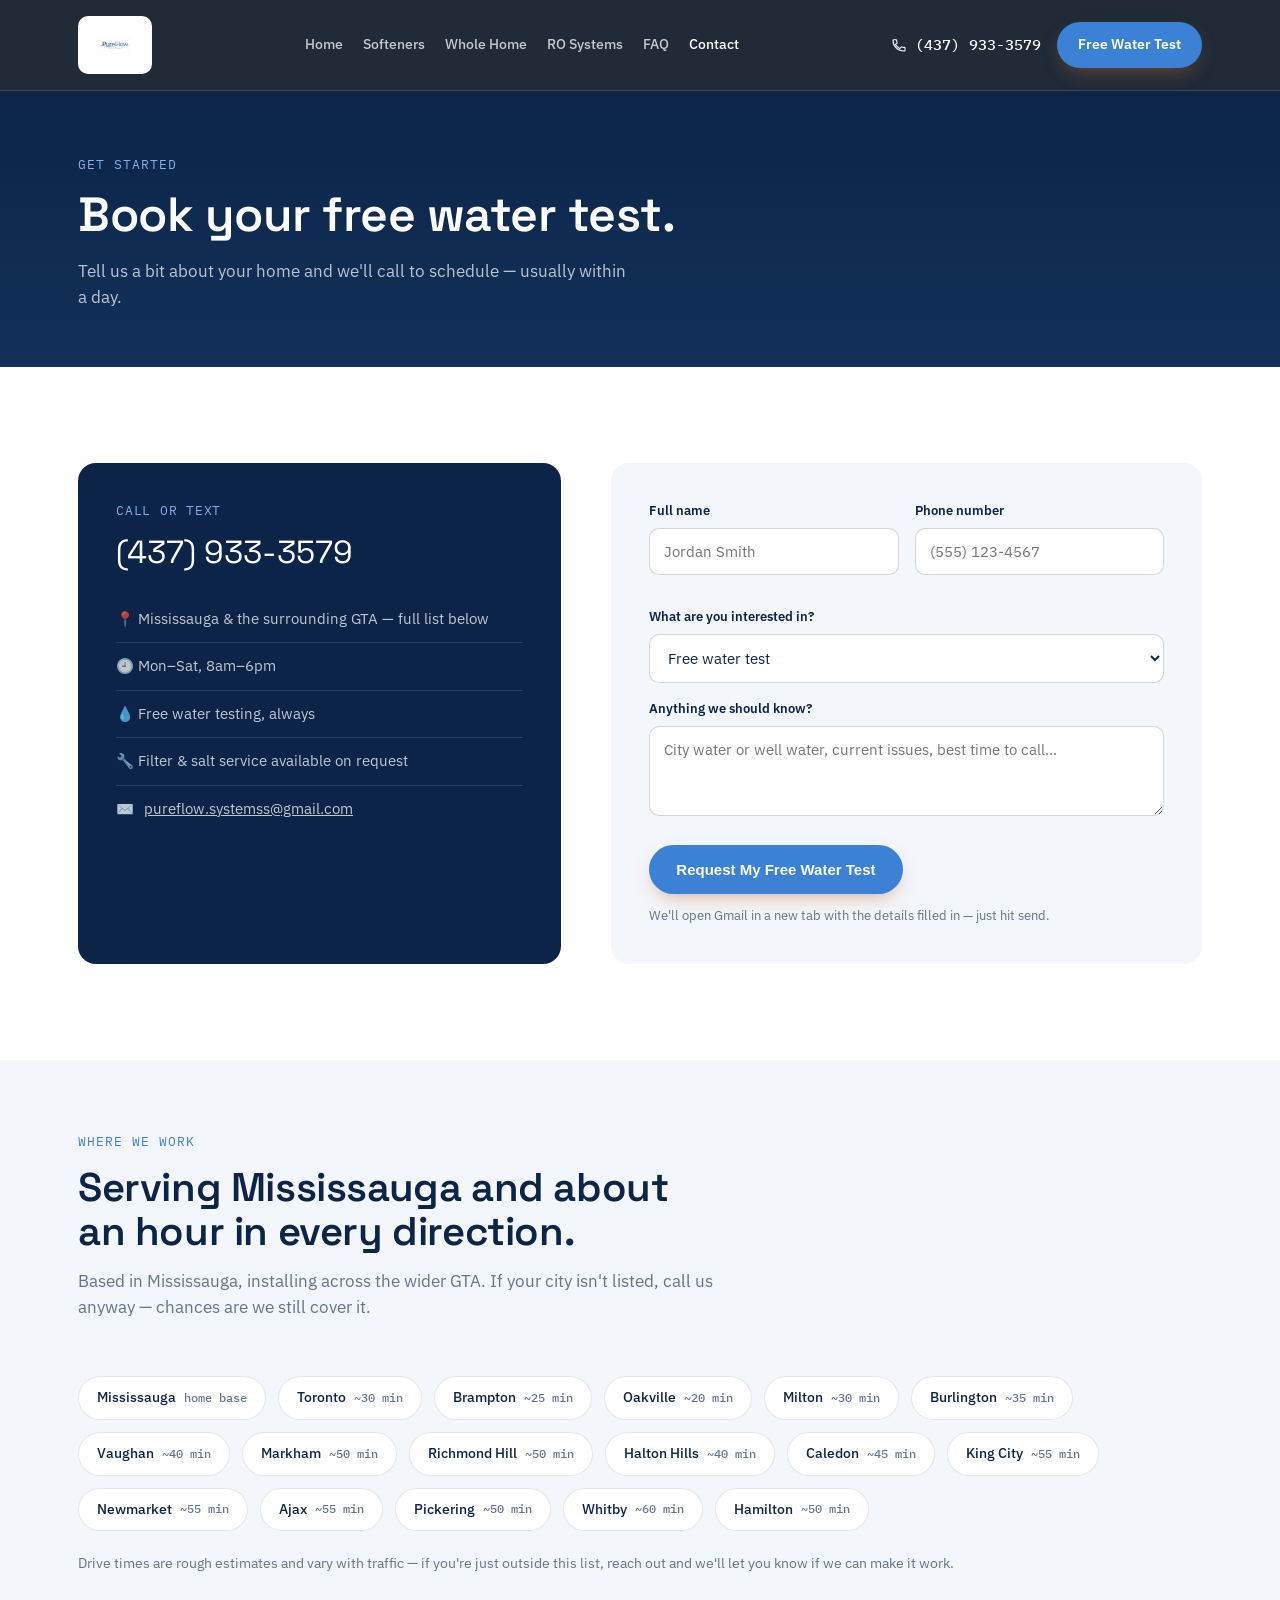
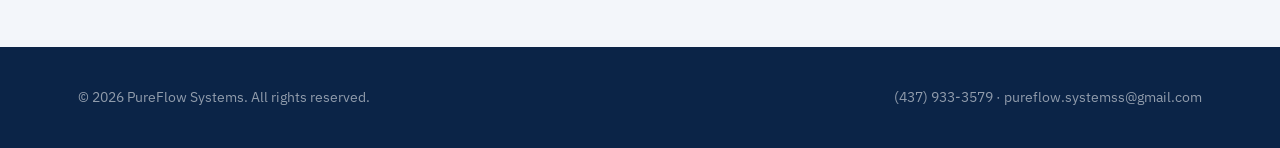
<file: contact.html>
<!DOCTYPE html>
<html lang="en">
<head>
<meta charset="UTF-8">
<meta name="viewport" content="width=device-width, initial-scale=1.0">
<title>Contact | PureFlow Systems</title>
<meta name="description" content="Book your free water test. Serving Mississauga and about an hour in every direction across the GTA.">
<link rel="preconnect" href="https://fonts.googleapis.com">
<link rel="preconnect" href="https://fonts.gstatic.com" crossorigin>
<link href="https://fonts.googleapis.com/css2?family=Space+Grotesk:wght@400;500;600;700&family=IBM+Plex+Sans:wght@400;500;600;700&family=IBM+Plex+Mono:wght@400;500;600&display=swap" rel="stylesheet">
<style>
:root{
  --ink:#0B2447;
  --ink-2:#123159;
  --ink-3:#1A3F6F;
  --mist:#F3F6FA;
  --paper:#FFFFFF;
  --teal:#3B82D6;
  --teal-light:#7FB2EA;
  --copper:#3B82D6;
  --copper-light:#5B9AE0;
  --steel:#64758C;
  --ink-text:#0B2447;
  --line-dark:rgba(255,255,255,0.12);
  --line-light:rgba(14,26,38,0.10);
  --radius:14px;
}
*{box-sizing:border-box; margin:0; padding:0;}
html{scroll-behavior:smooth;}
body{
  font-family:'IBM Plex Sans', sans-serif;
  color:var(--ink-text);
  background:var(--paper);
  line-height:1.55;
  -webkit-font-smoothing:antialiased;
}
h1,h2,h3,h4{
  font-family:'Space Grotesk', sans-serif;
  font-weight:600;
  line-height:1.12;
  letter-spacing:-0.01em;
}
.mono{font-family:'IBM Plex Mono', monospace;}
a{color:inherit; text-decoration:none;}
img{max-width:100%; display:block;}
.wrap{max-width:1180px; margin:0 auto; padding:0 28px;}
section{position:relative;}

/* ---------- Buttons ---------- */
.btn{
  display:inline-flex; align-items:center; gap:10px;
  padding:15px 26px;
  border-radius:999px;
  font-weight:600;
  font-size:15px;
  border:1px solid transparent;
  cursor:pointer;
  transition:transform .15s ease, box-shadow .15s ease, background .15s ease;
  white-space:nowrap;
}
.btn:hover{transform:translateY(-1px);}
.btn-copper{background:var(--copper); color:#fff; box-shadow:0 8px 20px -8px rgba(193,101,46,0.6);}
.btn-copper:hover{background:var(--copper-light);}
.btn-ghost{background:transparent; color:var(--paper); border-color:rgba(255,255,255,0.35);}
.btn-ghost:hover{background:rgba(255,255,255,0.08);}
.btn-dark{background:var(--ink); color:#fff;}
.btn-dark:hover{background:var(--ink-3);}
.btn-outline-dark{background:transparent;color:var(--ink);border-color:rgba(14,26,38,0.25);}
.btn-outline-dark:hover{background:rgba(14,26,38,0.04);}

/* ---------- Nav ---------- */
header{
  position:sticky; top:0; z-index:100;
  background:rgba(14,26,38,0.92);
  backdrop-filter:blur(10px);
  border-bottom:1px solid var(--line-dark);
}
.nav{
  display:flex; align-items:center; justify-content:space-between;
  padding:16px 28px; max-width:1180px; margin:0 auto;
}
.logo{
  display:flex; align-items:center;
}
.logo img{
  height:58px; width:auto; display:block;
  background:#fff; padding:8px 16px; border-radius:10px;
}
.hero-logo-card{
  background:#fff;
  border-radius:20px;
  padding:26px 30px;
  display:flex;
  align-items:center;
  justify-content:center;
  height:100%;
  box-shadow:0 30px 70px -20px rgba(0,0,0,0.45);
}
.hero-logo-img{
  width:100%;
  max-width:480px;
  height:auto;
}
@media (max-width:960px){
  .hero-logo-card{padding:20px 24px;}
  .hero-logo-img{max-width:340px;}
}
.logo .dot{
  width:9px;height:9px;border-radius:50%;
  background:var(--teal-light);
  box-shadow:0 0 0 4px rgba(92,194,186,0.18);
}
.navlinks{display:flex; gap:30px; align-items:center;}
.navlinks a{color:rgba(255,255,255,0.75); font-size:14.5px; font-weight:500; transition:color .15s;}
.navlinks a:hover, .navlinks a.active{color:#fff;}
.navcta{display:flex; align-items:center; gap:16px;}
.navphone{color:#fff; font-family:'IBM Plex Mono'; font-size:14.5px; font-weight:500; display:flex; align-items:center; gap:8px;}
.menu-btn{display:none; background:none; border:none; color:#fff; font-size:24px; cursor:pointer; line-height:1;}

.mobile-nav{
  display:none;
  flex-direction:column;
  background:var(--ink-2);
  border-top:1px solid var(--line-dark);
  border-bottom:1px solid var(--line-dark);
}
.mobile-nav.open{display:flex;}
.mobile-nav a{
  color:rgba(255,255,255,0.85); font-size:15px; font-weight:500;
  padding:16px 28px; border-top:1px solid var(--line-dark);
}
.mobile-nav a:first-child{border-top:none;}
.mobile-nav a:hover, .mobile-nav a.active{color:#fff; background:rgba(255,255,255,0.04);}

@media (max-width:880px){
  .navlinks{display:none;}
  .navphone span.label{display:none;}
  .menu-btn{display:block;}
}

/* ---------- Page header (non-home pages) ---------- */
.page-header{
  background:linear-gradient(180deg, var(--ink) 0%, var(--ink-2) 100%);
  color:#fff;
  padding:64px 0 56px;
}
.page-header .kicker{
  font-family:'IBM Plex Mono'; font-size:12.5px; letter-spacing:0.08em; text-transform:uppercase;
  color:var(--teal-light); margin-bottom:14px; display:block;
}
.page-header h1{font-size:clamp(32px,4.5vw,48px); color:#fff;}
.page-header p{font-size:17px; color:rgba(255,255,255,0.72); max-width:560px; margin-top:16px;}

/* ---------- Hero (home only) ---------- */
.hero{
  background:
    radial-gradient(ellipse 900px 500px at 85% -10%, rgba(46,158,151,0.22), transparent 60%),
    linear-gradient(180deg, var(--ink) 0%, var(--ink-2) 100%);
  color:#fff;
  padding:90px 0 60px;
  overflow:hidden;
}
.hero-grid{
  display:grid; grid-template-columns:1.1fr 0.9fr; gap:40px; align-items:center;
}
.eyebrow{
  display:inline-flex; align-items:center; gap:8px;
  font-family:'IBM Plex Mono'; font-size:12.5px; letter-spacing:0.06em; text-transform:uppercase;
  color:var(--teal-light);
  border:1px solid rgba(92,194,186,0.35);
  padding:6px 14px; border-radius:999px;
  margin-bottom:22px;
}
.hero h1{
  font-size:clamp(36px, 5vw, 58px);
  color:#fff;
  margin-bottom:20px;
}
.hero h1 em{
  font-style:normal;
  background:linear-gradient(90deg, var(--teal-light), var(--teal));
  -webkit-background-clip:text; background-clip:text; color:transparent;
}
.hero p.sub{
  font-size:18px; color:rgba(255,255,255,0.72); max-width:480px; margin-bottom:34px;
}
.hero-ctas{display:flex; flex-wrap:wrap; gap:14px; margin-bottom:36px;}
.hero-stats{display:flex; gap:34px; flex-wrap:wrap;}
.hstat b{display:block; font-family:'Space Grotesk'; font-size:26px; color:#fff;}
.hstat span{font-size:13px; color:rgba(255,255,255,0.55);}

.pipe-art{position:relative; height:420px;}
.pipe-art svg{width:100%; height:100%;}
@media (max-width:960px){
  .hero-grid{grid-template-columns:1fr;}
  .pipe-art{height:260px; order:-1;}
}

/* ---------- Trust strip ---------- */
.trust{
  background:var(--ink-3);
  color:#fff;
  padding:22px 0;
  border-bottom:1px solid var(--line-dark);
}
.trust .wrap{
  display:flex; flex-wrap:wrap; gap:18px 40px; justify-content:space-between; align-items:center;
  font-size:14px; color:rgba(255,255,255,0.85);
}
.trust .item{display:flex; align-items:center; gap:10px;}
.trust .item svg{flex:none;}

/* ---------- Section headers ---------- */
.section{padding:96px 0;}
.section.tight{padding:72px 0;}
.section-head{max-width:640px; margin-bottom:56px;}
.section-head .kicker{
  font-family:'IBM Plex Mono'; font-size:12.5px; letter-spacing:0.08em; text-transform:uppercase;
  color:var(--copper); margin-bottom:14px; display:block;
}
.section-head h2{font-size:clamp(28px,3.6vw,40px); color:var(--ink);}
.section-head p{font-size:16.5px; color:var(--steel); margin-top:14px;}
.bg-mist{background:var(--mist);}

/* ---------- Overview cards (home) ---------- */
.overview-grid{display:grid; grid-template-columns:1fr 1fr; gap:24px;}
.overview-card{
  background:#fff; border:1px solid var(--line-light); border-radius:var(--radius);
  padding:36px; display:flex; flex-direction:column;
  transition:transform .2s ease, box-shadow .2s ease;
}
.overview-card:hover{transform:translateY(-4px); box-shadow:0 24px 48px -24px rgba(14,26,38,0.25);}
.overview-card .tier{font-family:'IBM Plex Mono'; font-size:12.5px; color:var(--copper); text-transform:uppercase; letter-spacing:0.06em; margin-bottom:10px;}
.overview-card h3{font-size:24px; margin-bottom:12px;}
.overview-card p{color:var(--steel); font-size:15px; margin-bottom:24px; flex:1;}
@media (max-width:760px){.overview-grid{grid-template-columns:1fr;}}

/* ---------- Package cards ---------- */
.pkg-grid{display:grid; grid-template-columns:repeat(3, 1fr); gap:24px;}
.pkg{
  background:#fff; border:1px solid var(--line-light); border-radius:var(--radius);
  padding:34px 30px; display:flex; flex-direction:column; position:relative;
  transition:transform .2s ease, box-shadow .2s ease;
}
.pkg:hover{transform:translateY(-4px); box-shadow:0 24px 48px -24px rgba(14,26,38,0.25);}
.pkg.featured{
  border:2px solid var(--teal);
  box-shadow:0 30px 60px -28px rgba(46,158,151,0.35);
}
.pkg-tag{
  position:absolute; top:-13px; left:30px;
  background:var(--teal); color:#fff; font-size:11.5px; font-weight:600;
  letter-spacing:0.04em; text-transform:uppercase;
  padding:5px 14px; border-radius:999px;
}
.pkg .tier{font-family:'IBM Plex Mono'; font-size:12.5px; color:var(--copper); text-transform:uppercase; letter-spacing:0.06em; margin-bottom:10px;}
.pkg h3{font-size:22px; margin-bottom:8px;}
.pkg ul{list-style:none; margin:20px 0 28px; flex:1;}
.pkg li{
  font-size:14.5px; color:#3A4A5C; padding:8px 0 8px 26px; position:relative;
  border-top:1px solid var(--line-light);
}
.pkg li:first-child{border-top:none;}
.pkg li::before{
  content:"✓"; position:absolute; left:0; top:8px; color:var(--teal); font-weight:700;
}

/* ---------- RO cards ---------- */
.ro-grid{display:grid; grid-template-columns:1fr 1fr; gap:24px;}
.ro-card{
  background:var(--ink); color:#fff; border-radius:var(--radius); padding:34px;
  position:relative; overflow:hidden;
}
.ro-card.alt{background:var(--ink-3);}
.ro-card .stagecount{
  font-family:'Space Grotesk'; font-size:52px; color:rgba(255,255,255,0.14);
  position:absolute; top:14px; right:24px;
}
.ro-card h3{font-size:22px; margin-bottom:6px; color:#fff;}
.ro-card p{color:rgba(255,255,255,0.65); font-size:14.5px; margin-bottom:16px; margin-top:16px;}
.ro-card .note{
  font-size:13px; color:rgba(255,255,255,0.55); border-top:1px solid var(--line-dark);
  padding-top:14px; margin-top:6px;
}

/* ---------- Stage flow diagram ---------- */
.flow-wrap{
  background:var(--ink); border-radius:20px; padding:50px 40px 40px;
  color:#fff; position:relative; overflow:hidden;
}
.flow-toggle{
  display:inline-flex; background:rgba(255,255,255,0.06); border:1px solid var(--line-dark);
  border-radius:999px; padding:4px; margin-bottom:44px;
}
.flow-toggle button{
  font-family:'IBM Plex Mono'; font-size:13px; padding:9px 20px; border-radius:999px; border:none;
  background:transparent; color:rgba(255,255,255,0.55); cursor:pointer; transition:all .2s;
}
.flow-toggle button.active{background:var(--teal); color:#fff;}
.flow-track{position:relative; padding:10px 0 30px;}
.flow-line{
  position:absolute; top:24px; left:0; right:0; height:3px;
  background:linear-gradient(90deg, var(--teal) 0%, var(--teal-light) 100%);
  border-radius:3px; z-index:0;
}
.flow-nodes{display:flex; justify-content:space-between; position:relative; z-index:1;}
.fnode{width:13%; text-align:center; cursor:pointer;}
.fnode .dot{
  width:48px; height:48px; border-radius:50%; background:var(--ink-3);
  border:3px solid var(--teal); margin:0 auto 14px;
  display:flex; align-items:center; justify-content:center;
  font-family:'Space Grotesk'; font-weight:700; font-size:17px; color:#fff;
  transition:all .2s;
}
.fnode:hover .dot, .fnode.open .dot{background:var(--teal); transform:scale(1.08);}
.fnode .flabel{font-size:12.5px; color:rgba(255,255,255,0.7); font-weight:500; line-height:1.3;}
.fnode[data-stage="7"]{display:none;}
.flow-track.show7 .fnode[data-stage="7"]{display:block;}
.flow-detail{
  margin-top:30px; background:rgba(255,255,255,0.05); border:1px solid var(--line-dark);
  border-radius:12px; padding:22px 26px; font-size:14.5px; color:rgba(255,255,255,0.8);
  min-height:56px; display:flex; align-items:center; gap:14px;
}
.flow-detail b{color:#fff; font-family:'Space Grotesk'; font-weight:600;}
@media (max-width:820px){
  .flow-nodes{flex-wrap:wrap; gap:20px 0;}
  .fnode{width:30%;}
  .flow-line{display:none;}
}

/* ---------- Service / recurring ---------- */
.service-grid{display:grid; grid-template-columns:1fr 1fr 1fr; gap:24px;}
.service-card{
  background:#fff; border:1px solid var(--line-light); border-radius:var(--radius); padding:30px;
}
.service-card .icon{
  width:44px; height:44px; border-radius:10px; background:rgba(46,158,151,0.1);
  display:flex; align-items:center; justify-content:center; margin-bottom:18px;
}
.service-card h4{font-size:17px; margin-bottom:10px;}
.service-card p{font-size:14.5px; color:var(--steel);}

/* ---------- CTA banner ---------- */
.cta-banner{
  background:linear-gradient(120deg, var(--teal) 0%, #2A5FA0 100%);
  color:#fff; border-radius:20px; padding:56px 50px;
  display:flex; align-items:center; justify-content:space-between; gap:30px; flex-wrap:wrap;
}
.cta-banner h2{color:#fff; font-size:clamp(24px,3vw,32px); max-width:520px;}
.cta-banner p{color:rgba(255,255,255,0.85); margin-top:10px; max-width:480px;}

/* ---------- About / gallery ---------- */
.about-grid{display:grid; grid-template-columns:1fr 1fr; gap:60px; align-items:center;}
.about-list{list-style:none; margin-top:26px;}
.about-list li{
  display:flex; gap:14px; padding:14px 0; border-top:1px solid var(--line-light); font-size:15px;
}
.about-list li:first-child{border-top:none;}
.about-list b{font-family:'Space Grotesk'; color:var(--teal); flex:none;}

.gallery-grid{display:grid; grid-template-columns:repeat(4,1fr); gap:16px;}
.gallery-slot{
  aspect-ratio:1; border-radius:12px; position:relative; overflow:hidden; background:#0B2447;
  border:1px solid var(--line-light);
}
.gallery-slot img{width:100%; height:100%; object-fit:cover; display:block;}
.gallery-slot figcaption{
  position:absolute; left:0; right:0; bottom:0;
  background:linear-gradient(0deg, rgba(14,26,38,0.85), transparent);
  color:#fff; font-size:12.5px; font-weight:500; padding:22px 12px 10px; text-align:left;
}
@media (max-width:760px){.gallery-grid{grid-template-columns:repeat(2,1fr);}}

/* ---------- Service area ---------- */
.area-grid{display:flex; flex-wrap:wrap; gap:12px;}
.area-chip{
  display:flex; align-items:center; gap:8px;
  background:#fff; border:1px solid var(--line-light); border-radius:999px;
  padding:10px 18px; font-size:14px; color:var(--ink); font-weight:500;
}
.area-chip .drivetime{font-family:'IBM Plex Mono'; font-size:12px; color:var(--steel);}
.area-note{font-size:14px; color:var(--steel); margin-top:22px;}

/* ---------- FAQ ---------- */
.faq-list{max-width:800px;}
.faq-item{border-top:1px solid var(--line-light);}
.faq-item:last-child{border-bottom:1px solid var(--line-light);}
.faq-q{
  width:100%; text-align:left; background:none; border:none; cursor:pointer;
  display:flex; align-items:center; justify-content:space-between; gap:20px;
  padding:22px 4px; font-family:'Space Grotesk'; font-size:16.5px; font-weight:600; color:var(--ink);
}
.faq-q .plus{
  font-family:'IBM Plex Mono'; font-size:20px; color:var(--teal); flex:none;
  transition:transform .2s ease;
}
.faq-item.open .faq-q .plus{transform:rotate(45deg);}
.faq-a{
  max-height:0; overflow:hidden; transition:max-height .25s ease;
}
.faq-item.open .faq-a{max-height:260px;}
.faq-a p{font-size:14.5px; color:var(--steel); padding:0 4px 22px; max-width:680px;}

/* ---------- Contact ---------- */
.contact-grid{display:grid; grid-template-columns:0.9fr 1.1fr; gap:50px;}
.contact-card{
  background:var(--ink); color:#fff; border-radius:18px; padding:38px;
}
.contact-phone{
  font-family:'Space Grotesk'; font-size:32px; color:#fff; margin:8px 0 18px; display:block;
}
.contact-list{list-style:none;}
.contact-list li{padding:12px 0; border-top:1px solid var(--line-dark); font-size:14.5px; color:rgba(255,255,255,0.75); display:flex; gap:10px;}
.contact-list li:first-child{border-top:none;}

form.quote{background:var(--mist); border-radius:18px; padding:38px;}
form.quote .row{display:grid; grid-template-columns:1fr 1fr; gap:16px; margin-bottom:16px;}
form.quote label{font-size:13px; font-weight:600; color:var(--ink); display:block; margin-bottom:7px;}
form.quote input, form.quote select, form.quote textarea{
  width:100%; padding:13px 14px; border-radius:10px; border:1px solid rgba(14,26,38,0.18);
  font-family:'IBM Plex Sans'; font-size:14.5px; background:#fff; color:var(--ink);
}
form.quote textarea{resize:vertical; min-height:90px;}
form.quote .field{margin-bottom:16px;}
form.quote .btn{margin-top:6px;}

@media (max-width:900px){
  .pkg-grid{grid-template-columns:1fr;}
  .ro-grid{grid-template-columns:1fr;}
  .service-grid{grid-template-columns:1fr;}
  .about-grid{grid-template-columns:1fr; gap:30px;}
  .contact-grid{grid-template-columns:1fr;}
  form.quote .row{grid-template-columns:1fr;}
}

/* ---------- Footer ---------- */
footer{background:var(--ink); color:rgba(255,255,255,0.55); padding:40px 0;}
footer .wrap{display:flex; justify-content:space-between; flex-wrap:wrap; gap:16px; font-size:13.5px;}

@media (prefers-reduced-motion: reduce){
  *{transition:none !important; animation:none !important;}
}

.drop{
  animation:dropmove 3.4s ease-in-out infinite;
}
@keyframes dropmove{
  0%{transform:translateX(0);}
  50%{transform:translateX(340px);}
  100%{transform:translateX(0);}
}

.navlinks{gap:20px;}
.navlinks a{font-size:13.8px;}
</style>
<link rel="icon" type="image/png" href="[data-uri]">
</head>
<body>

<header>
  <div class="nav">
    <a href="index.html" class="logo"><img src="[data-uri]" alt="PureFlow Systems"></a>
    <nav class="navlinks">
      <a href="index.html">Home</a>
      <a href="softeners.html">Softeners</a>
      <a href="whole-home.html">Whole Home</a>
      <a href="reverse-osmosis.html">RO Systems</a>
      <a href="faq.html">FAQ</a>
      <a href="contact.html" class="active">Contact</a>
    </nav>
    <div class="navcta">
      <a class="navphone" href="tel:4379333579">
        <svg width="16" height="16" viewBox="0 0 24 24" fill="none"><path d="M6.6 10.8c1.4 2.8 3.8 5.1 6.6 6.6l2.2-2.2c.3-.3.7-.4 1-.2 1.1.4 2.3.6 3.6.6.6 0 1 .4 1 1V20c0 .6-.4 1-1 1C9.9 21 3 14.1 3 5c0-.6.4-1 1-1h3.5c.6 0 1 .4 1 1 0 1.2.2 2.4.6 3.6.1.4 0 .8-.2 1L6.6 10.8Z" stroke="currentColor" stroke-width="1.6"/></svg>
        <span class="label">(437) 933-3579</span>
      </a>
      <a class="btn btn-copper" href="contact.html" style="padding:11px 20px; font-size:14px;">Free Water Test</a>
      <button class="menu-btn" aria-label="Toggle menu" onclick="toggleMobileNav()">☰</button>
    </div>
  </div>
  <nav class="mobile-nav" id="mobileNav">
    <a href="index.html" onclick="closeMobileNav()">Home</a>
    <a href="softeners.html" onclick="closeMobileNav()">Softeners</a>
    <a href="whole-home.html" onclick="closeMobileNav()">Whole Home</a>
    <a href="reverse-osmosis.html" onclick="closeMobileNav()">RO Systems</a>
    <a href="faq.html" onclick="closeMobileNav()">FAQ</a>
    <a href="contact.html" class="active" onclick="closeMobileNav()">Contact</a>
  </nav>
</header>

<div class="page-header">
  <div class="wrap">
    <span class="kicker">Get started</span>
    <h1>Book your free water test.</h1>
    <p>Tell us a bit about your home and we'll call to schedule — usually within a day.</p>
  </div>
</div>

<section class="section">
  <div class="wrap">
    <div class="contact-grid">
      <div class="contact-card">
        <div style="font-family:'IBM Plex Mono'; font-size:12.5px; text-transform:uppercase; letter-spacing:0.06em; color:#7FB2EA;">Call or text</div>
        <a href="tel:4379333579" class="contact-phone">(437) 933-3579</a>
        <ul class="contact-list">
          <li>📍 Mississauga &amp; the surrounding GTA — full list below</li>
          <li>🕘 Mon–Sat, 8am–6pm</li>
          <li>💧 Free water testing, always</li>
          <li>🔧 Filter &amp; salt service available on request</li>
          <li>✉️ <a href="mailto:pureflow.systemss@gmail.com" style="color:inherit; text-decoration:underline;">pureflow.systemss@gmail.com</a></li>
        </ul>
      </div>

      <form class="quote" id="quoteForm" onsubmit="submitQuoteForm(event)">
        <div class="row">
          <div class="field">
            <label for="name">Full name</label>
            <input id="name" type="text" placeholder="Jordan Smith" required>
          </div>
          <div class="field">
            <label for="phone">Phone number</label>
            <input id="phone" type="tel" placeholder="(555) 123-4567" required>
          </div>
        </div>
        <div class="field">
          <label for="interest">What are you interested in?</label>
          <select id="interest">
            <option>Free water test</option>
            <option>Water softener</option>
            <option>Whole home filtration</option>
            <option>Reverse osmosis (under sink)</option>
            <option>Filter or salt service for existing system</option>
          </select>
        </div>
        <div class="field">
          <label for="notes">Anything we should know?</label>
          <textarea id="notes" placeholder="City water or well water, current issues, best time to call..."></textarea>
        </div>
        <button class="btn btn-copper" type="submit">Request My Free Water Test</button>
        <p id="quoteFormNote" style="font-size:13px; color:var(--steel); margin-top:12px;">We'll open Gmail in a new tab with the details filled in — just hit send.</p>
      </form>
    </div>
  </div>
</section>

<!-- SERVICE AREA -->
<section class="section tight bg-mist">
  <div class="wrap">
    <div class="section-head">
      <span class="kicker">Where we work</span>
      <h2>Serving Mississauga and about an hour in every direction.</h2>
      <p>Based in Mississauga, installing across the wider GTA. If your city isn't listed, call us anyway — chances are we still cover it.</p>
    </div>
    <div class="area-grid">
      <div class="area-chip">Mississauga <span class="drivetime">home base</span></div>
      <div class="area-chip">Toronto <span class="drivetime">~30 min</span></div>
      <div class="area-chip">Brampton <span class="drivetime">~25 min</span></div>
      <div class="area-chip">Oakville <span class="drivetime">~20 min</span></div>
      <div class="area-chip">Milton <span class="drivetime">~30 min</span></div>
      <div class="area-chip">Burlington <span class="drivetime">~35 min</span></div>
      <div class="area-chip">Vaughan <span class="drivetime">~40 min</span></div>
      <div class="area-chip">Markham <span class="drivetime">~50 min</span></div>
      <div class="area-chip">Richmond Hill <span class="drivetime">~50 min</span></div>
      <div class="area-chip">Halton Hills <span class="drivetime">~40 min</span></div>
      <div class="area-chip">Caledon <span class="drivetime">~45 min</span></div>
      <div class="area-chip">King City <span class="drivetime">~55 min</span></div>
      <div class="area-chip">Newmarket <span class="drivetime">~55 min</span></div>
      <div class="area-chip">Ajax <span class="drivetime">~55 min</span></div>
      <div class="area-chip">Pickering <span class="drivetime">~50 min</span></div>
      <div class="area-chip">Whitby <span class="drivetime">~60 min</span></div>
      <div class="area-chip">Hamilton <span class="drivetime">~50 min</span></div>
    </div>
    <p class="area-note">Drive times are rough estimates and vary with traffic — if you're just outside this list, reach out and we'll let you know if we can make it work.</p>
  </div>
</section>

<footer>
  <div class="wrap">
    <div>© 2026 PureFlow Systems. All rights reserved.</div>
    <div>(437) 933-3579 · pureflow.systemss@gmail.com</div>
  </div>
</footer>

<script>
// ---- Mobile nav ----
function toggleMobileNav(){
  document.getElementById('mobileNav').classList.toggle('open');
}
function closeMobileNav(){
  document.getElementById('mobileNav').classList.remove('open');
}

// ---- FAQ accordion ----
function toggleFaq(btn){
  const item = btn.closest('.faq-item');
  const isOpen = item.classList.contains('open');
  document.querySelectorAll('.faq-item.open').forEach(el => el.classList.remove('open'));
  if(!isOpen){ item.classList.add('open'); }
}

// ---- Stage flow diagram ----
const stageInfo = {
  1: {t:"Sediment Filter", d:"Strips out dirt, sand, and rust before water reaches anything more delicate downstream."},
  2: {t:"Carbon Filter #1", d:"Reduces chlorine and the chemicals that cause bad taste and odour."},
  3: {t:"Carbon Filter #2", d:"A second pass that protects the RO membrane and extends its life."},
  4: {t:"RO Membrane", d:"The core stage — removes up to 95–99% of dissolved contaminants: lead, arsenic, nitrates, many salts and metals."},
  5: {t:"Post-Carbon Filter", d:"Polishes the water right before the faucet, sharpening the final taste."},
  6: {t:"Remineralization or UV", d:"Either adds back beneficial minerals for taste, or uses UV light to inactivate microorganisms — depending on the system."},
  7: {t:"Alkaline / UV Stage", d:"The 7-stage system's extra step: raises pH and adds minerals, or adds UV protection — best matched to your specific water, not just 'more is better'."}
};
function showDetail(n){
  document.querySelectorAll('.fnode').forEach(el=>el.classList.remove('open'));
  document.querySelector('.fnode[data-stage="'+n+'"]').classList.add('open');
  const info = stageInfo[n];
  document.getElementById('flowDetail').innerHTML = '<b>Stage '+n+' — '+info.t+':</b>&nbsp;'+info.d;
}
function setStages(n){
  const track = document.getElementById('flowTrack');
  if(!track) return;
  document.getElementById('btn6').classList.toggle('active', n===6);
  document.getElementById('btn7').classList.toggle('active', n===7);
  track.classList.toggle('show7', n===7);
  document.getElementById('flowDetail').innerHTML = '<b>Tap a stage above</b>&nbsp;— we\'ll explain what it removes and why it\'s in the lineup.';
  document.querySelectorAll('.fnode').forEach(el=>el.classList.remove('open'));
}

// ---- Quote form ----
// NOTE: replace this with your real business email (or swap in a form backend like
// Formspree / Netlify Forms) so leads land somewhere you actually check.
const LEAD_EMAIL = "pureflow.systemss@gmail.com";

function submitQuoteForm(e){
  e.preventDefault();
  const name = document.getElementById('name').value.trim();
  const phone = document.getElementById('phone').value.trim();
  const interest = document.getElementById('interest').value;
  const notes = document.getElementById('notes').value.trim();

  const subject = "New quote request — " + name;
  const body =
    "Name: " + name + "\n" +
    "Phone: " + phone + "\n" +
    "Interested in: " + interest + "\n" +
    "Notes: " + (notes || "—");

  // Opens Gmail's web compose window directly, pre-filled — works on any device
  // without depending on a desktop mail app (e.g. Outlook) being installed or configured.
  const gmailUrl = "https://mail.google.com/mail/?view=cm&fs=1&to=" + encodeURIComponent(LEAD_EMAIL) +
    "&su=" + encodeURIComponent(subject) +
    "&body=" + encodeURIComponent(body);

  window.open(gmailUrl, '_blank');

  const note = document.getElementById('quoteFormNote');
  if(note){
    note.textContent = "Opening Gmail in a new tab with the details filled in — just hit send and we'll be in touch shortly.";
  }
}

</script>
</body>
</html>
</file>
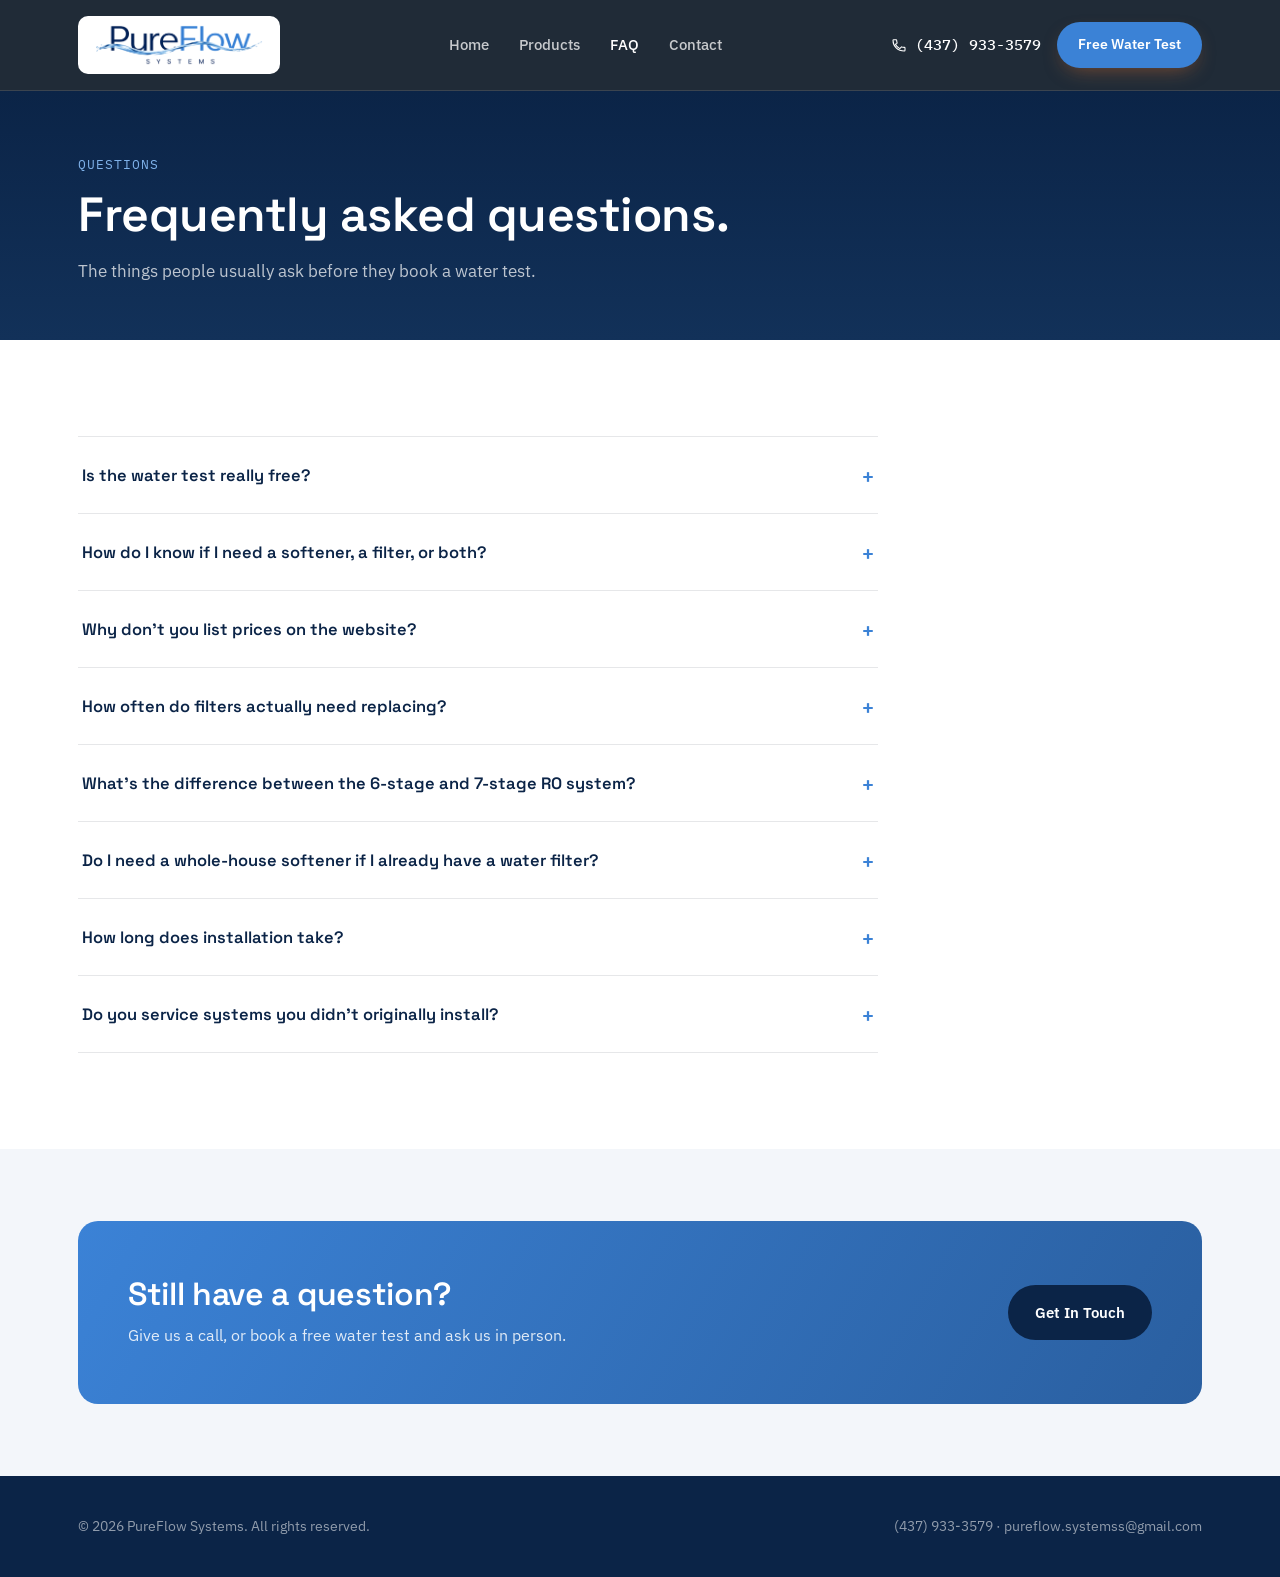
<file: faq.html>
<!DOCTYPE html>
<html lang="en">
<head>
<meta charset="UTF-8">
<meta name="viewport" content="width=device-width, initial-scale=1.0">
<title>FAQ | PureFlow Systems</title>
<meta name="description" content="Answers to common questions about water testing, softeners, filtration, reverse osmosis, pricing, and service.">
<link rel="preconnect" href="https://fonts.googleapis.com">
<link rel="preconnect" href="https://fonts.gstatic.com" crossorigin>
<link href="https://fonts.googleapis.com/css2?family=Space+Grotesk:wght@400;500;600;700&family=IBM+Plex+Sans:wght@400;500;600;700&family=IBM+Plex+Mono:wght@400;500;600&display=swap" rel="stylesheet">
<style>
:root{
  --ink:#0B2447;
  --ink-2:#123159;
  --ink-3:#1A3F6F;
  --mist:#F3F6FA;
  --paper:#FFFFFF;
  --teal:#3B82D6;
  --teal-light:#7FB2EA;
  --copper:#3B82D6;
  --copper-light:#5B9AE0;
  --steel:#64758C;
  --ink-text:#0B2447;
  --line-dark:rgba(255,255,255,0.12);
  --line-light:rgba(14,26,38,0.10);
  --radius:14px;
}
*{box-sizing:border-box; margin:0; padding:0;}
html{scroll-behavior:smooth;}
body{
  font-family:'IBM Plex Sans', sans-serif;
  color:var(--ink-text);
  background:var(--paper);
  line-height:1.55;
  -webkit-font-smoothing:antialiased;
}
h1,h2,h3,h4{
  font-family:'Space Grotesk', sans-serif;
  font-weight:600;
  line-height:1.12;
  letter-spacing:-0.01em;
}
.mono{font-family:'IBM Plex Mono', monospace;}
a{color:inherit; text-decoration:none;}
img{max-width:100%; display:block;}
.wrap{max-width:1180px; margin:0 auto; padding:0 28px;}
section{position:relative;}

/* ---------- Buttons ---------- */
.btn{
  display:inline-flex; align-items:center; gap:10px;
  padding:15px 26px;
  border-radius:999px;
  font-weight:600;
  font-size:15px;
  border:1px solid transparent;
  cursor:pointer;
  transition:transform .15s ease, box-shadow .15s ease, background .15s ease;
  white-space:nowrap;
}
.btn:hover{transform:translateY(-1px);}
.btn-copper{background:var(--copper); color:#fff; box-shadow:0 8px 20px -8px rgba(193,101,46,0.6);}
.btn-copper:hover{background:var(--copper-light);}
.btn-ghost{background:transparent; color:var(--paper); border-color:rgba(255,255,255,0.35);}
.btn-ghost:hover{background:rgba(255,255,255,0.08);}
.btn-dark{background:var(--ink); color:#fff;}
.btn-dark:hover{background:var(--ink-3);}
.btn-outline-dark{background:transparent;color:var(--ink);border-color:rgba(14,26,38,0.25);}
.btn-outline-dark:hover{background:rgba(14,26,38,0.04);}

/* ---------- Nav ---------- */
header{
  position:sticky; top:0; z-index:100;
  background:rgba(14,26,38,0.92);
  backdrop-filter:blur(10px);
  border-bottom:1px solid var(--line-dark);
}
.nav{
  display:flex; align-items:center; justify-content:space-between;
  padding:16px 28px; max-width:1180px; margin:0 auto;
}
.logo{
  display:flex; align-items:center;
}
.logo img{
  height:58px; width:auto; display:block;
  background:#fff; padding:8px 16px; border-radius:10px;
}
.hero-logo-card{
  background:#fff;
  border-radius:20px;
  padding:26px 30px;
  display:flex;
  align-items:center;
  justify-content:center;
  height:100%;
  box-shadow:0 30px 70px -20px rgba(0,0,0,0.45);
}
.hero-logo-img{
  width:100%;
  max-width:480px;
  height:auto;
}
@media (max-width:960px){
  .hero-logo-card{padding:20px 24px;}
  .hero-logo-img{max-width:340px;}
}
.logo .dot{
  width:9px;height:9px;border-radius:50%;
  background:var(--teal-light);
  box-shadow:0 0 0 4px rgba(92,194,186,0.18);
}
.navlinks{display:flex; gap:30px; align-items:center;}
.navlinks a{color:rgba(255,255,255,0.75); font-size:14.5px; font-weight:500; transition:color .15s;}
.navlinks a:hover, .navlinks a.active{color:#fff;}
.navcta{display:flex; align-items:center; gap:16px;}
.navphone{color:#fff; font-family:'IBM Plex Mono'; font-size:14.5px; font-weight:500; display:flex; align-items:center; gap:8px;}
.menu-btn{display:none; background:none; border:none; color:#fff; font-size:24px; cursor:pointer; line-height:1;}

.mobile-nav{
  display:none;
  flex-direction:column;
  background:var(--ink-2);
  border-top:1px solid var(--line-dark);
  border-bottom:1px solid var(--line-dark);
}
.mobile-nav.open{display:flex;}
.mobile-nav a{
  color:rgba(255,255,255,0.85); font-size:15px; font-weight:500;
  padding:16px 28px; border-top:1px solid var(--line-dark);
}
.mobile-nav a:first-child{border-top:none;}
.mobile-nav a:hover, .mobile-nav a.active{color:#fff; background:rgba(255,255,255,0.04);}

@media (max-width:880px){
  .navlinks{display:none;}
  .navphone span.label{display:none;}
  .menu-btn{display:block;}
}

/* ---------- Page header (non-home pages) ---------- */
.page-header{
  background:linear-gradient(180deg, var(--ink) 0%, var(--ink-2) 100%);
  color:#fff;
  padding:64px 0 56px;
}
.page-header .kicker{
  font-family:'IBM Plex Mono'; font-size:12.5px; letter-spacing:0.08em; text-transform:uppercase;
  color:var(--teal-light); margin-bottom:14px; display:block;
}
.page-header h1{font-size:clamp(32px,4.5vw,48px); color:#fff;}
.page-header p{font-size:17px; color:rgba(255,255,255,0.72); max-width:560px; margin-top:16px;}

/* ---------- Hero (home only) ---------- */
.hero{
  background:
    radial-gradient(ellipse 900px 500px at 85% -10%, rgba(46,158,151,0.22), transparent 60%),
    linear-gradient(180deg, var(--ink) 0%, var(--ink-2) 100%);
  color:#fff;
  padding:90px 0 60px;
  overflow:hidden;
}
.hero-grid{
  display:grid; grid-template-columns:1.1fr 0.9fr; gap:40px; align-items:center;
}
.eyebrow{
  display:inline-flex; align-items:center; gap:8px;
  font-family:'IBM Plex Mono'; font-size:12.5px; letter-spacing:0.06em; text-transform:uppercase;
  color:var(--teal-light);
  border:1px solid rgba(92,194,186,0.35);
  padding:6px 14px; border-radius:999px;
  margin-bottom:22px;
}
.hero h1{
  font-size:clamp(36px, 5vw, 58px);
  color:#fff;
  margin-bottom:20px;
}
.hero h1 em{
  font-style:normal;
  background:linear-gradient(90deg, var(--teal-light), var(--teal));
  -webkit-background-clip:text; background-clip:text; color:transparent;
}
.hero p.sub{
  font-size:18px; color:rgba(255,255,255,0.72); max-width:480px; margin-bottom:34px;
}
.hero-ctas{display:flex; flex-wrap:wrap; gap:14px; margin-bottom:36px;}
.hero-stats{display:flex; gap:34px; flex-wrap:wrap;}
.hstat b{display:block; font-family:'Space Grotesk'; font-size:26px; color:#fff;}
.hstat span{font-size:13px; color:rgba(255,255,255,0.55);}

.pipe-art{position:relative; height:420px;}
.pipe-art svg{width:100%; height:100%;}
@media (max-width:960px){
  .hero-grid{grid-template-columns:1fr;}
  .pipe-art{height:260px; order:-1;}
}

/* ---------- Trust strip ---------- */
.trust{
  background:var(--ink-3);
  color:#fff;
  padding:22px 0;
  border-bottom:1px solid var(--line-dark);
}
.trust .wrap{
  display:flex; flex-wrap:wrap; gap:18px 40px; justify-content:space-between; align-items:center;
  font-size:14px; color:rgba(255,255,255,0.85);
}
.trust .item{display:flex; align-items:center; gap:10px;}
.trust .item svg{flex:none;}

/* ---------- Section headers ---------- */
.section{padding:96px 0;}
.section.tight{padding:72px 0;}
.section-head{max-width:640px; margin-bottom:56px;}
.section-head .kicker{
  font-family:'IBM Plex Mono'; font-size:12.5px; letter-spacing:0.08em; text-transform:uppercase;
  color:var(--copper); margin-bottom:14px; display:block;
}
.section-head h2{font-size:clamp(28px,3.6vw,40px); color:var(--ink);}
.section-head p{font-size:16.5px; color:var(--steel); margin-top:14px;}
.bg-mist{background:var(--mist);}

/* ---------- Overview cards (home) ---------- */
.overview-grid{display:grid; grid-template-columns:1fr 1fr; gap:24px;}
.overview-card{
  background:#fff; border:1px solid var(--line-light); border-radius:var(--radius);
  padding:36px; display:flex; flex-direction:column;
  transition:transform .2s ease, box-shadow .2s ease;
}
.overview-card:hover{transform:translateY(-4px); box-shadow:0 24px 48px -24px rgba(14,26,38,0.25);}
.overview-card .tier{font-family:'IBM Plex Mono'; font-size:12.5px; color:var(--copper); text-transform:uppercase; letter-spacing:0.06em; margin-bottom:10px;}
.overview-card h3{font-size:24px; margin-bottom:12px;}
.overview-card p{color:var(--steel); font-size:15px; margin-bottom:24px; flex:1;}
@media (max-width:760px){.overview-grid{grid-template-columns:1fr;}}

/* ---------- Package cards ---------- */
.pkg-grid{display:grid; grid-template-columns:repeat(3, 1fr); gap:24px;}
.pkg{
  background:#fff; border:1px solid var(--line-light); border-radius:var(--radius);
  padding:34px 30px; display:flex; flex-direction:column; position:relative;
  transition:transform .2s ease, box-shadow .2s ease;
}
.pkg:hover{transform:translateY(-4px); box-shadow:0 24px 48px -24px rgba(14,26,38,0.25);}
.pkg.featured{
  border:2px solid var(--teal);
  box-shadow:0 30px 60px -28px rgba(46,158,151,0.35);
}
.pkg-tag{
  position:absolute; top:-13px; left:30px;
  background:var(--teal); color:#fff; font-size:11.5px; font-weight:600;
  letter-spacing:0.04em; text-transform:uppercase;
  padding:5px 14px; border-radius:999px;
}
.pkg .tier{font-family:'IBM Plex Mono'; font-size:12.5px; color:var(--copper); text-transform:uppercase; letter-spacing:0.06em; margin-bottom:10px;}
.pkg h3{font-size:22px; margin-bottom:8px;}
.pkg ul{list-style:none; margin:20px 0 28px; flex:1;}
.pkg li{
  font-size:14.5px; color:#3A4A5C; padding:8px 0 8px 26px; position:relative;
  border-top:1px solid var(--line-light);
}
.pkg li:first-child{border-top:none;}
.pkg li::before{
  content:"✓"; position:absolute; left:0; top:8px; color:var(--teal); font-weight:700;
}

/* ---------- RO cards ---------- */
.ro-grid{display:grid; grid-template-columns:1fr 1fr; gap:24px;}
.ro-card{
  background:var(--ink); color:#fff; border-radius:var(--radius); padding:34px;
  position:relative; overflow:hidden;
}
.ro-card.alt{background:var(--ink-3);}
.ro-card .stagecount{
  font-family:'Space Grotesk'; font-size:52px; color:rgba(255,255,255,0.14);
  position:absolute; top:14px; right:24px;
}
.ro-card h3{font-size:22px; margin-bottom:6px; color:#fff;}
.ro-card p{color:rgba(255,255,255,0.65); font-size:14.5px; margin-bottom:16px; margin-top:16px;}
.ro-card .note{
  font-size:13px; color:rgba(255,255,255,0.55); border-top:1px solid var(--line-dark);
  padding-top:14px; margin-top:6px;
}

/* ---------- Stage flow diagram ---------- */
.flow-wrap{
  background:var(--ink); border-radius:20px; padding:50px 40px 40px;
  color:#fff; position:relative; overflow:hidden;
}
.flow-toggle{
  display:inline-flex; background:rgba(255,255,255,0.06); border:1px solid var(--line-dark);
  border-radius:999px; padding:4px; margin-bottom:44px;
}
.flow-toggle button{
  font-family:'IBM Plex Mono'; font-size:13px; padding:9px 20px; border-radius:999px; border:none;
  background:transparent; color:rgba(255,255,255,0.55); cursor:pointer; transition:all .2s;
}
.flow-toggle button.active{background:var(--teal); color:#fff;}
.flow-track{position:relative; padding:10px 0 30px;}
.flow-line{
  position:absolute; top:24px; left:0; right:0; height:3px;
  background:linear-gradient(90deg, var(--teal) 0%, var(--teal-light) 100%);
  border-radius:3px; z-index:0;
}
.flow-nodes{display:flex; justify-content:space-between; position:relative; z-index:1;}
.fnode{width:13%; text-align:center; cursor:pointer;}
.fnode .dot{
  width:48px; height:48px; border-radius:50%; background:var(--ink-3);
  border:3px solid var(--teal); margin:0 auto 14px;
  display:flex; align-items:center; justify-content:center;
  font-family:'Space Grotesk'; font-weight:700; font-size:17px; color:#fff;
  transition:all .2s;
}
.fnode:hover .dot, .fnode.open .dot{background:var(--teal); transform:scale(1.08);}
.fnode .flabel{font-size:12.5px; color:rgba(255,255,255,0.7); font-weight:500; line-height:1.3;}
.fnode[data-stage="7"]{display:none;}
.flow-track.show7 .fnode[data-stage="7"]{display:block;}
.flow-detail{
  margin-top:30px; background:rgba(255,255,255,0.05); border:1px solid var(--line-dark);
  border-radius:12px; padding:22px 26px; font-size:14.5px; color:rgba(255,255,255,0.8);
  min-height:56px; display:flex; align-items:center; gap:14px;
}
.flow-detail b{color:#fff; font-family:'Space Grotesk'; font-weight:600;}
@media (max-width:820px){
  .flow-nodes{flex-wrap:wrap; gap:20px 0;}
  .fnode{width:30%;}
  .flow-line{display:none;}
}

/* ---------- Service / recurring ---------- */
.service-grid{display:grid; grid-template-columns:1fr 1fr 1fr; gap:24px;}
.service-card{
  background:#fff; border:1px solid var(--line-light); border-radius:var(--radius); padding:30px;
}
.service-card .icon{
  width:44px; height:44px; border-radius:10px; background:rgba(46,158,151,0.1);
  display:flex; align-items:center; justify-content:center; margin-bottom:18px;
}
.service-card h4{font-size:17px; margin-bottom:10px;}
.service-card p{font-size:14.5px; color:var(--steel);}

/* ---------- CTA banner ---------- */
.cta-banner{
  background:linear-gradient(120deg, var(--teal) 0%, #2A5FA0 100%);
  color:#fff; border-radius:20px; padding:56px 50px;
  display:flex; align-items:center; justify-content:space-between; gap:30px; flex-wrap:wrap;
}
.cta-banner h2{color:#fff; font-size:clamp(24px,3vw,32px); max-width:520px;}
.cta-banner p{color:rgba(255,255,255,0.85); margin-top:10px; max-width:480px;}

/* ---------- About / gallery ---------- */
.about-grid{display:grid; grid-template-columns:1fr 1fr; gap:60px; align-items:center;}
.about-list{list-style:none; margin-top:26px;}
.about-list li{
  display:flex; gap:14px; padding:14px 0; border-top:1px solid var(--line-light); font-size:15px;
}
.about-list li:first-child{border-top:none;}
.about-list b{font-family:'Space Grotesk'; color:var(--teal); flex:none;}

.gallery-grid{display:grid; grid-template-columns:repeat(4,1fr); gap:16px;}
.gallery-slot{
  aspect-ratio:1; border-radius:12px; position:relative; overflow:hidden; background:#0B2447;
  border:1px solid var(--line-light);
}
.gallery-slot img{width:100%; height:100%; object-fit:cover; display:block;}
.gallery-slot figcaption{
  position:absolute; left:0; right:0; bottom:0;
  background:linear-gradient(0deg, rgba(14,26,38,0.85), transparent);
  color:#fff; font-size:12.5px; font-weight:500; padding:22px 12px 10px; text-align:left;
}
@media (max-width:760px){.gallery-grid{grid-template-columns:repeat(2,1fr);}}

/* ---------- Service area ---------- */
.area-grid{display:flex; flex-wrap:wrap; gap:12px;}
.area-chip{
  display:flex; align-items:center; gap:8px;
  background:#fff; border:1px solid var(--line-light); border-radius:999px;
  padding:10px 18px; font-size:14px; color:var(--ink); font-weight:500;
}
.area-chip .drivetime{font-family:'IBM Plex Mono'; font-size:12px; color:var(--steel);}
.area-note{font-size:14px; color:var(--steel); margin-top:22px;}

/* ---------- FAQ ---------- */
.faq-list{max-width:800px;}
.faq-item{border-top:1px solid var(--line-light);}
.faq-item:last-child{border-bottom:1px solid var(--line-light);}
.faq-q{
  width:100%; text-align:left; background:none; border:none; cursor:pointer;
  display:flex; align-items:center; justify-content:space-between; gap:20px;
  padding:22px 4px; font-family:'Space Grotesk'; font-size:16.5px; font-weight:600; color:var(--ink);
}
.faq-q .plus{
  font-family:'IBM Plex Mono'; font-size:20px; color:var(--teal); flex:none;
  transition:transform .2s ease;
}
.faq-item.open .faq-q .plus{transform:rotate(45deg);}
.faq-a{
  max-height:0; overflow:hidden; transition:max-height .25s ease;
}
.faq-item.open .faq-a{max-height:260px;}
.faq-a p{font-size:14.5px; color:var(--steel); padding:0 4px 22px; max-width:680px;}

/* ---------- Contact ---------- */
.contact-grid{display:grid; grid-template-columns:0.9fr 1.1fr; gap:50px;}
.contact-card{
  background:var(--ink); color:#fff; border-radius:18px; padding:38px;
}
.contact-phone{
  font-family:'Space Grotesk'; font-size:32px; color:#fff; margin:8px 0 18px; display:block;
}
.contact-list{list-style:none;}
.contact-list li{padding:12px 0; border-top:1px solid var(--line-dark); font-size:14.5px; color:rgba(255,255,255,0.75); display:flex; gap:10px;}
.contact-list li:first-child{border-top:none;}

form.quote{background:var(--mist); border-radius:18px; padding:38px;}
form.quote .row{display:grid; grid-template-columns:1fr 1fr; gap:16px; margin-bottom:16px;}
form.quote label{font-size:13px; font-weight:600; color:var(--ink); display:block; margin-bottom:7px;}
form.quote input, form.quote select, form.quote textarea{
  width:100%; padding:13px 14px; border-radius:10px; border:1px solid rgba(14,26,38,0.18);
  font-family:'IBM Plex Sans'; font-size:14.5px; background:#fff; color:var(--ink);
}
form.quote textarea{resize:vertical; min-height:90px;}
form.quote .field{margin-bottom:16px;}
form.quote .btn{margin-top:6px;}

@media (max-width:900px){
  .pkg-grid{grid-template-columns:1fr;}
  .ro-grid{grid-template-columns:1fr;}
  .service-grid{grid-template-columns:1fr;}
  .about-grid{grid-template-columns:1fr; gap:30px;}
  .contact-grid{grid-template-columns:1fr;}
  form.quote .row{grid-template-columns:1fr;}
}

/* ---------- Footer ---------- */
footer{background:var(--ink); color:rgba(255,255,255,0.55); padding:40px 0;}
footer .wrap{display:flex; justify-content:space-between; flex-wrap:wrap; gap:16px; font-size:13.5px;}

@media (prefers-reduced-motion: reduce){
  *{transition:none !important; animation:none !important;}
}

.drop{
  animation:dropmove 3.4s ease-in-out infinite;
}
@keyframes dropmove{
  0%{transform:translateX(0);}
  50%{transform:translateX(340px);}
  100%{transform:translateX(0);}
}

</style>
<link rel="icon" type="image/png" href="[data-uri]">
</head>
<body>

<header>
  <div class="nav">
    <a href="index.html" class="logo"><img src="[data-uri]" alt="PureFlow Systems"></a>
    <nav class="navlinks">
      <a href="index.html">Home</a>
      <a href="products.html">Products</a>
      <a href="faq.html" class="active">FAQ</a>
      <a href="contact.html">Contact</a>
    </nav>
    <div class="navcta">
      <a class="navphone" href="tel:4379333579">
        <svg width="16" height="16" viewBox="0 0 24 24" fill="none"><path d="M6.6 10.8c1.4 2.8 3.8 5.1 6.6 6.6l2.2-2.2c.3-.3.7-.4 1-.2 1.1.4 2.3.6 3.6.6.6 0 1 .4 1 1V20c0 .6-.4 1-1 1C9.9 21 3 14.1 3 5c0-.6.4-1 1-1h3.5c.6 0 1 .4 1 1 0 1.2.2 2.4.6 3.6.1.4 0 .8-.2 1L6.6 10.8Z" stroke="currentColor" stroke-width="1.6"/></svg>
        <span class="label">(437) 933-3579</span>
      </a>
      <a class="btn btn-copper" href="contact.html" style="padding:11px 20px; font-size:14px;">Free Water Test</a>
      <button class="menu-btn" aria-label="Toggle menu" onclick="toggleMobileNav()">☰</button>
    </div>
  </div>
  <nav class="mobile-nav" id="mobileNav">
    <a href="index.html" onclick="closeMobileNav()">Home</a>
    <a href="products.html" onclick="closeMobileNav()">Products</a>
    <a href="faq.html" class="active" onclick="closeMobileNav()">FAQ</a>
    <a href="contact.html" onclick="closeMobileNav()">Contact</a>
  </nav>
</header>

<div class="page-header">
  <div class="wrap">
    <span class="kicker">Questions</span>
    <h1>Frequently asked questions.</h1>
    <p>The things people usually ask before they book a water test.</p>
  </div>
</div>

<section class="section">
  <div class="wrap">
    <div class="faq-list">
      <div class="faq-item">
        <button class="faq-q" onclick="toggleFaq(this)">Is the water test really free?<span class="plus">+</span></button>
        <div class="faq-a"><p>Yes — we come to your home, test your water on the spot, and walk you through the results. There's no cost and no obligation to buy anything afterward.</p></div>
      </div>
      <div class="faq-item">
        <button class="faq-q" onclick="toggleFaq(this)">How do I know if I need a softener, a filter, or both?<span class="plus">+</span></button>
        <div class="faq-a"><p>That's exactly what the free water test tells us. Hardness, chlorine levels, sediment, and anything else in your supply all point to a different combination — we'll recommend based on what we actually find, not a one-size-fits-all package.</p></div>
      </div>
      <div class="faq-item">
        <button class="faq-q" onclick="toggleFaq(this)">Why don't you list prices on the website?<span class="plus">+</span></button>
        <div class="faq-a"><p>Cost depends on which filters your water actually needs and the labour involved, so a listed price would just be a guess. We'll give you a real number in person during your free water test, based on your home.</p></div>
      </div>
      <div class="faq-item">
        <button class="faq-q" onclick="toggleFaq(this)">How often do filters actually need replacing?<span class="plus">+</span></button>
        <div class="faq-a"><p>Typically every 6–12 months, but it depends on your household's water quality and usage. Your annual water test is what tells us exactly which filters are due and what replacing them will cost.</p></div>
      </div>
      <div class="faq-item">
        <button class="faq-q" onclick="toggleFaq(this)">What's the difference between the 6-stage and 7-stage RO system?<span class="plus">+</span></button>
        <div class="faq-a"><p>Both use the same core sediment, carbon, and membrane stages. The 7-stage system adds one more step — usually alkaline remineralization or UV — which matters more for some water sources (like well water) than others. We'll tell you if it's worth it for your home.</p></div>
      </div>
      <div class="faq-item">
        <button class="faq-q" onclick="toggleFaq(this)">Do I need a whole-house softener if I already have a water filter?<span class="plus">+</span></button>
        <div class="faq-a"><p>A filter and a softener solve different problems — filtration targets chlorine, sediment, and chemicals, while a softener targets hardness (calcium and magnesium) that damages pipes and appliances. Many homes benefit from both, which is why we build our packages around the two together.</p></div>
      </div>
      <div class="faq-item">
        <button class="faq-q" onclick="toggleFaq(this)">How long does installation take?<span class="plus">+</span></button>
        <div class="faq-a"><p>Most whole-house softener and filtration installs take a few hours in a single visit. Under-sink RO systems are typically quicker. We'll give you a specific window when we schedule your install.</p></div>
      </div>
      <div class="faq-item">
        <button class="faq-q" onclick="toggleFaq(this)">Do you service systems you didn't originally install?<span class="plus">+</span></button>
        <div class="faq-a"><p>In most cases, yes — reach out with details on what you have and we'll let you know if we can help with filter replacements, salt top-offs, or repairs.</p></div>
      </div>
    </div>
  </div>
</section>

<section class="section tight bg-mist">
  <div class="wrap">
    <div class="cta-banner">
      <div>
        <h2>Still have a question?</h2>
        <p>Give us a call, or book a free water test and ask us in person.</p>
      </div>
      <a href="contact.html" class="btn btn-dark" style="background:#0B2447;">Get In Touch</a>
    </div>
  </div>
</section>

<footer>
  <div class="wrap">
    <div>© 2026 PureFlow Systems. All rights reserved.</div>
    <div>(437) 933-3579 · pureflow.systemss@gmail.com</div>
  </div>
</footer>

<script>
// ---- Mobile nav ----
function toggleMobileNav(){
  document.getElementById('mobileNav').classList.toggle('open');
}
function closeMobileNav(){
  document.getElementById('mobileNav').classList.remove('open');
}

// ---- FAQ accordion ----
function toggleFaq(btn){
  const item = btn.closest('.faq-item');
  const isOpen = item.classList.contains('open');
  document.querySelectorAll('.faq-item.open').forEach(el => el.classList.remove('open'));
  if(!isOpen){ item.classList.add('open'); }
}

// ---- Stage flow diagram ----
const stageInfo = {
  1: {t:"Sediment Filter", d:"Strips out dirt, sand, and rust before water reaches anything more delicate downstream."},
  2: {t:"Carbon Filter #1", d:"Reduces chlorine and the chemicals that cause bad taste and odour."},
  3: {t:"Carbon Filter #2", d:"A second pass that protects the RO membrane and extends its life."},
  4: {t:"RO Membrane", d:"The core stage — removes up to 95–99% of dissolved contaminants: lead, arsenic, nitrates, many salts and metals."},
  5: {t:"Post-Carbon Filter", d:"Polishes the water right before the faucet, sharpening the final taste."},
  6: {t:"Remineralization or UV", d:"Either adds back beneficial minerals for taste, or uses UV light to inactivate microorganisms — depending on the system."},
  7: {t:"Alkaline / UV Stage", d:"The 7-stage system's extra step: raises pH and adds minerals, or adds UV protection — best matched to your specific water, not just 'more is better'."}
};
function showDetail(n){
  document.querySelectorAll('.fnode').forEach(el=>el.classList.remove('open'));
  document.querySelector('.fnode[data-stage="'+n+'"]').classList.add('open');
  const info = stageInfo[n];
  document.getElementById('flowDetail').innerHTML = '<b>Stage '+n+' — '+info.t+':</b>&nbsp;'+info.d;
}
function setStages(n){
  const track = document.getElementById('flowTrack');
  if(!track) return;
  document.getElementById('btn6').classList.toggle('active', n===6);
  document.getElementById('btn7').classList.toggle('active', n===7);
  track.classList.toggle('show7', n===7);
  document.getElementById('flowDetail').innerHTML = '<b>Tap a stage above</b>&nbsp;— we\'ll explain what it removes and why it\'s in the lineup.';
  document.querySelectorAll('.fnode').forEach(el=>el.classList.remove('open'));
}

// ---- Quote form ----
// NOTE: replace this with your real business email (or swap in a form backend like
// Formspree / Netlify Forms) so leads land somewhere you actually check.
const LEAD_EMAIL = "pureflow.systemss@gmail.com";

function submitQuoteForm(e){
  e.preventDefault();
  const name = document.getElementById('name').value.trim();
  const phone = document.getElementById('phone').value.trim();
  const interest = document.getElementById('interest').value;
  const notes = document.getElementById('notes').value.trim();

  const subject = "New quote request — " + name;
  const body =
    "Name: " + name + "\n" +
    "Phone: " + phone + "\n" +
    "Interested in: " + interest + "\n" +
    "Notes: " + (notes || "—");

  const mailtoUrl = "mailto:" + LEAD_EMAIL +
    "?subject=" + encodeURIComponent(subject) +
    "&body=" + encodeURIComponent(body);

  window.location.href = mailtoUrl;

  const note = document.getElementById('quoteFormNote');
  if(note){
    note.textContent = "Opening your email app with the details filled in — just hit send and we'll be in touch shortly.";
  }
}

</script>
</body>
</html>
</file>
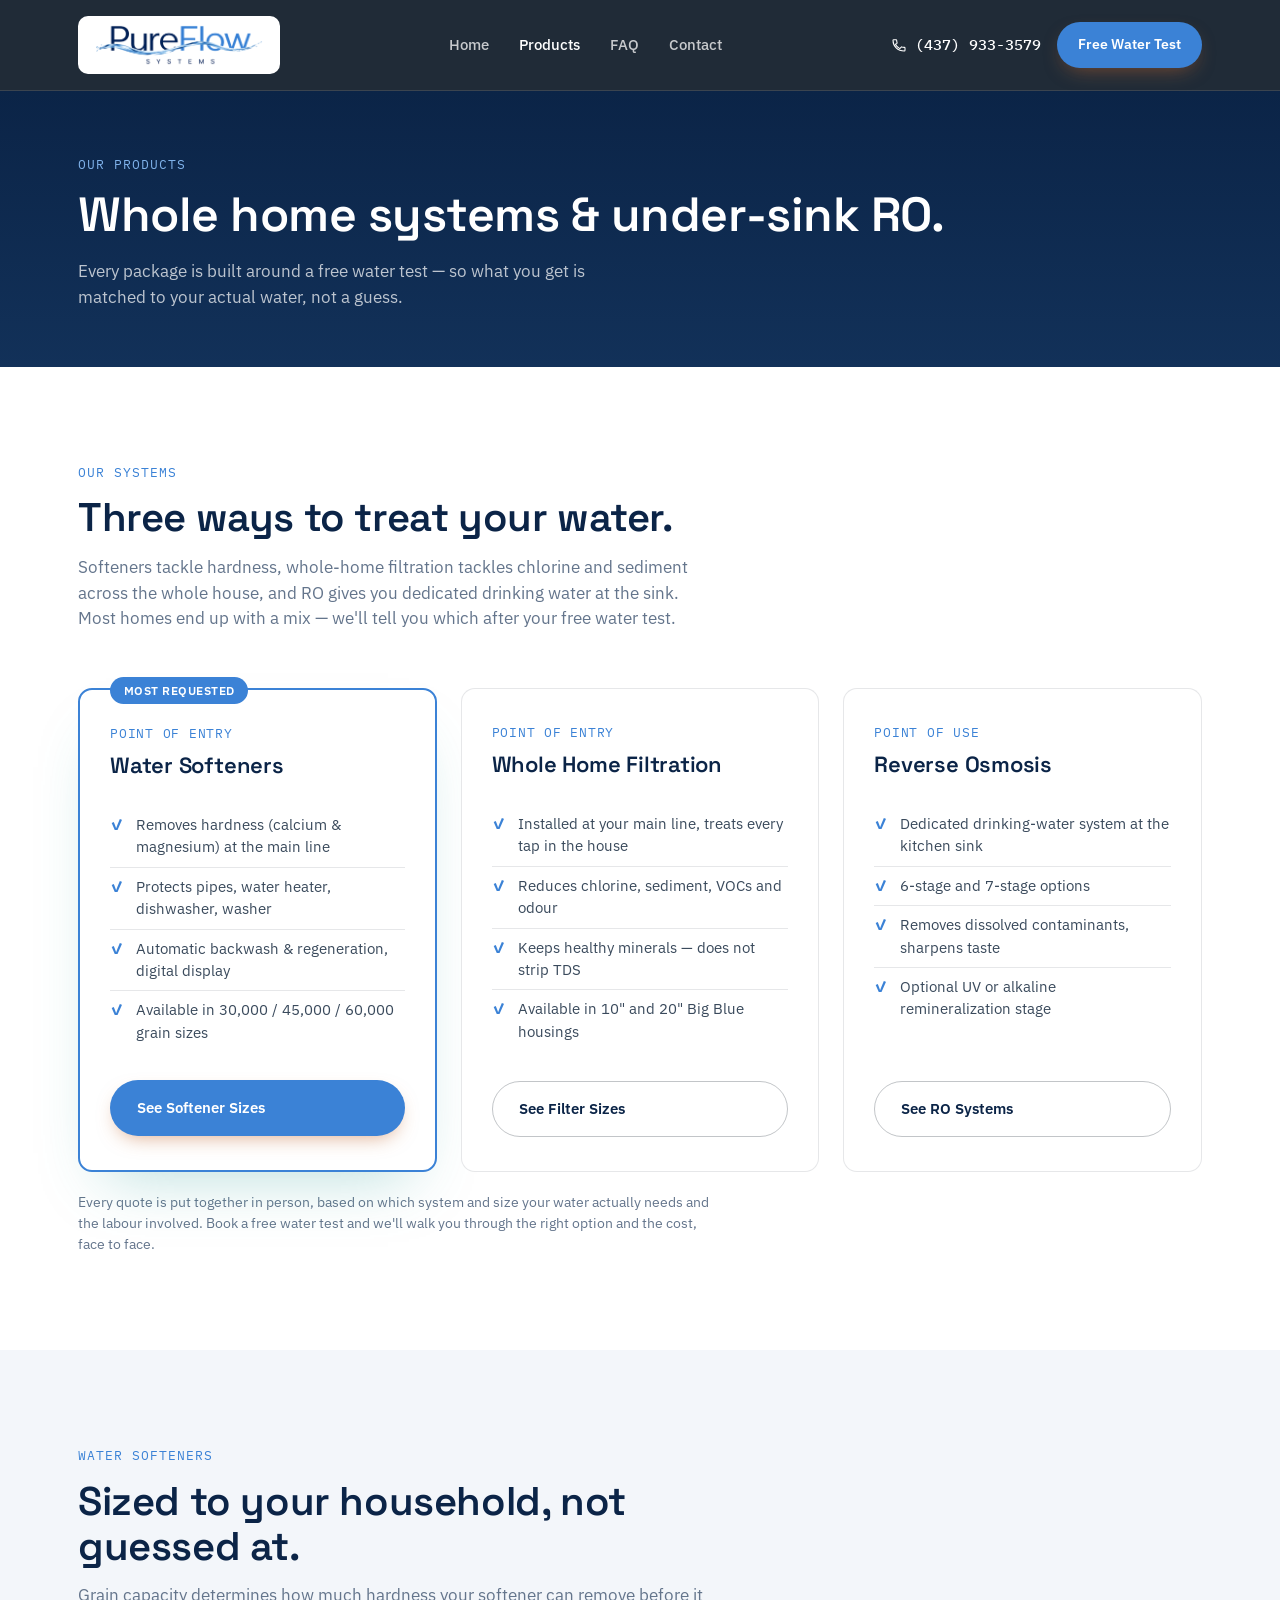
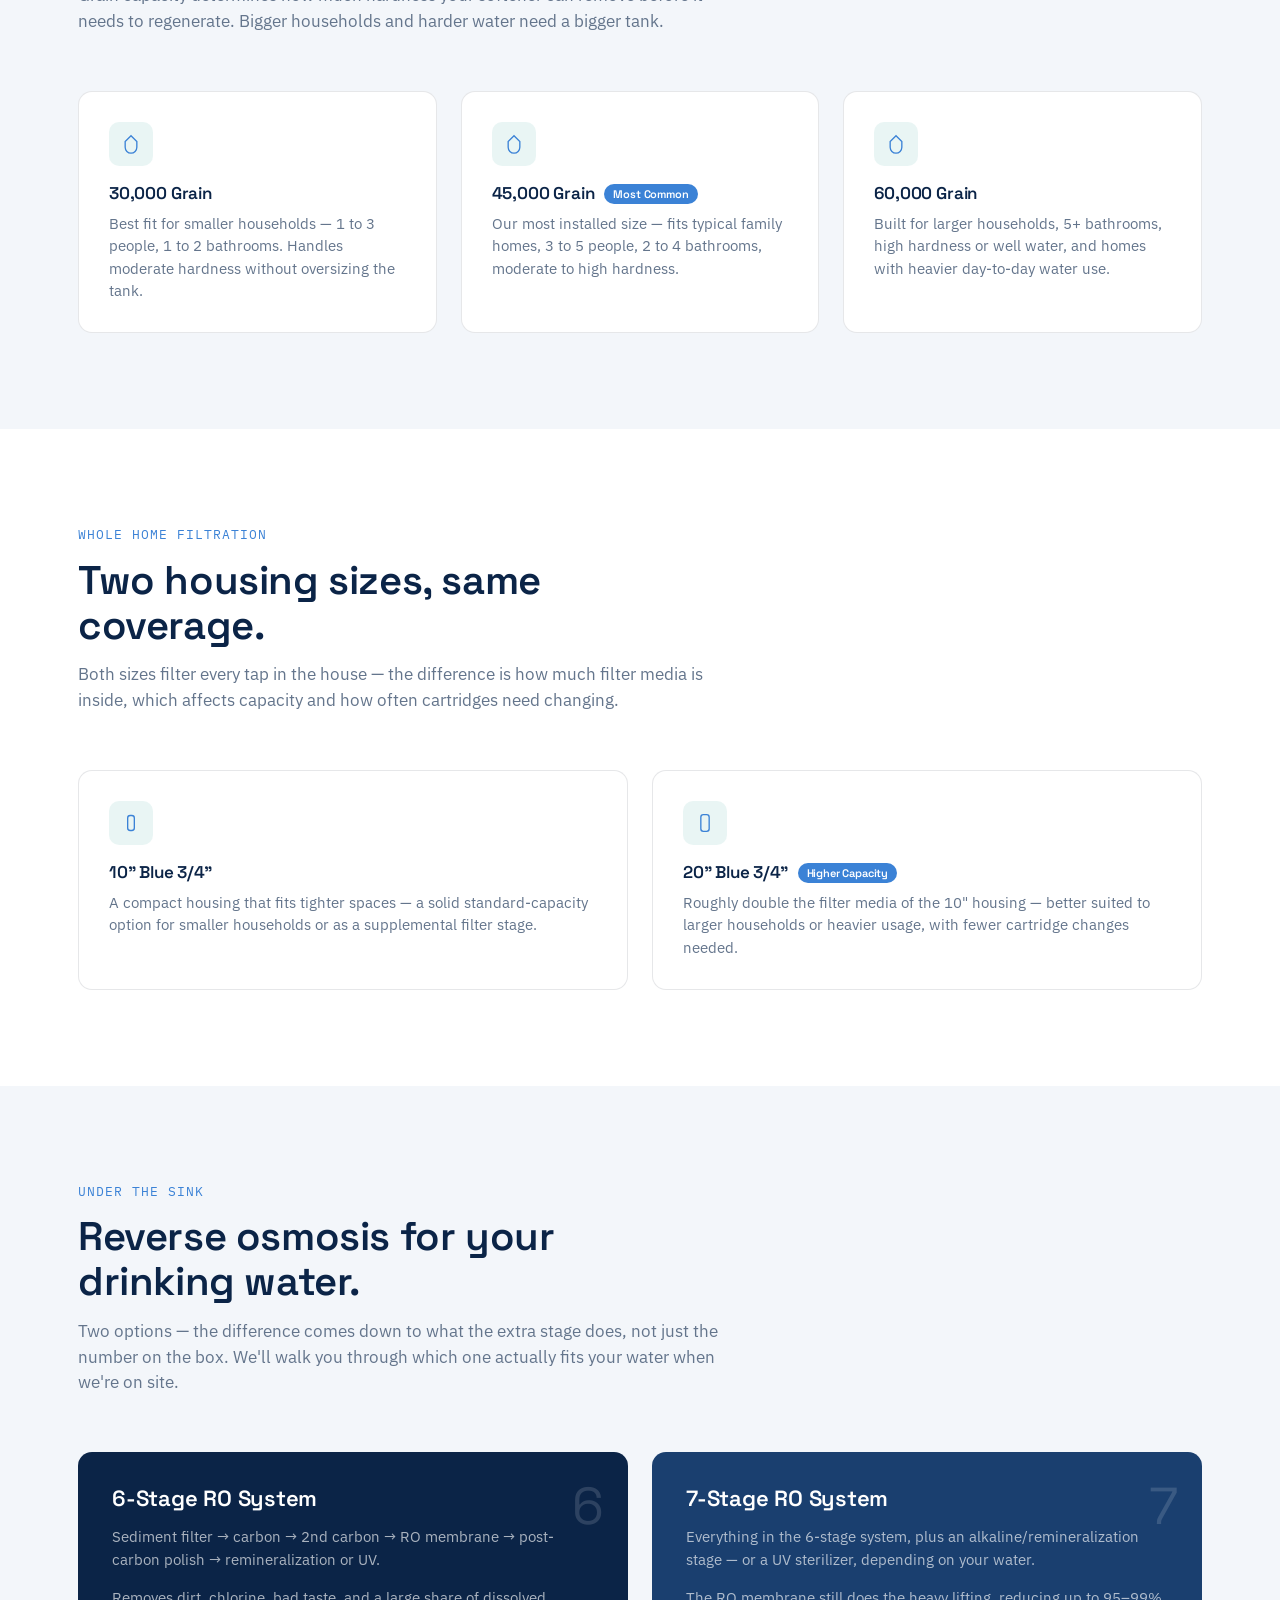
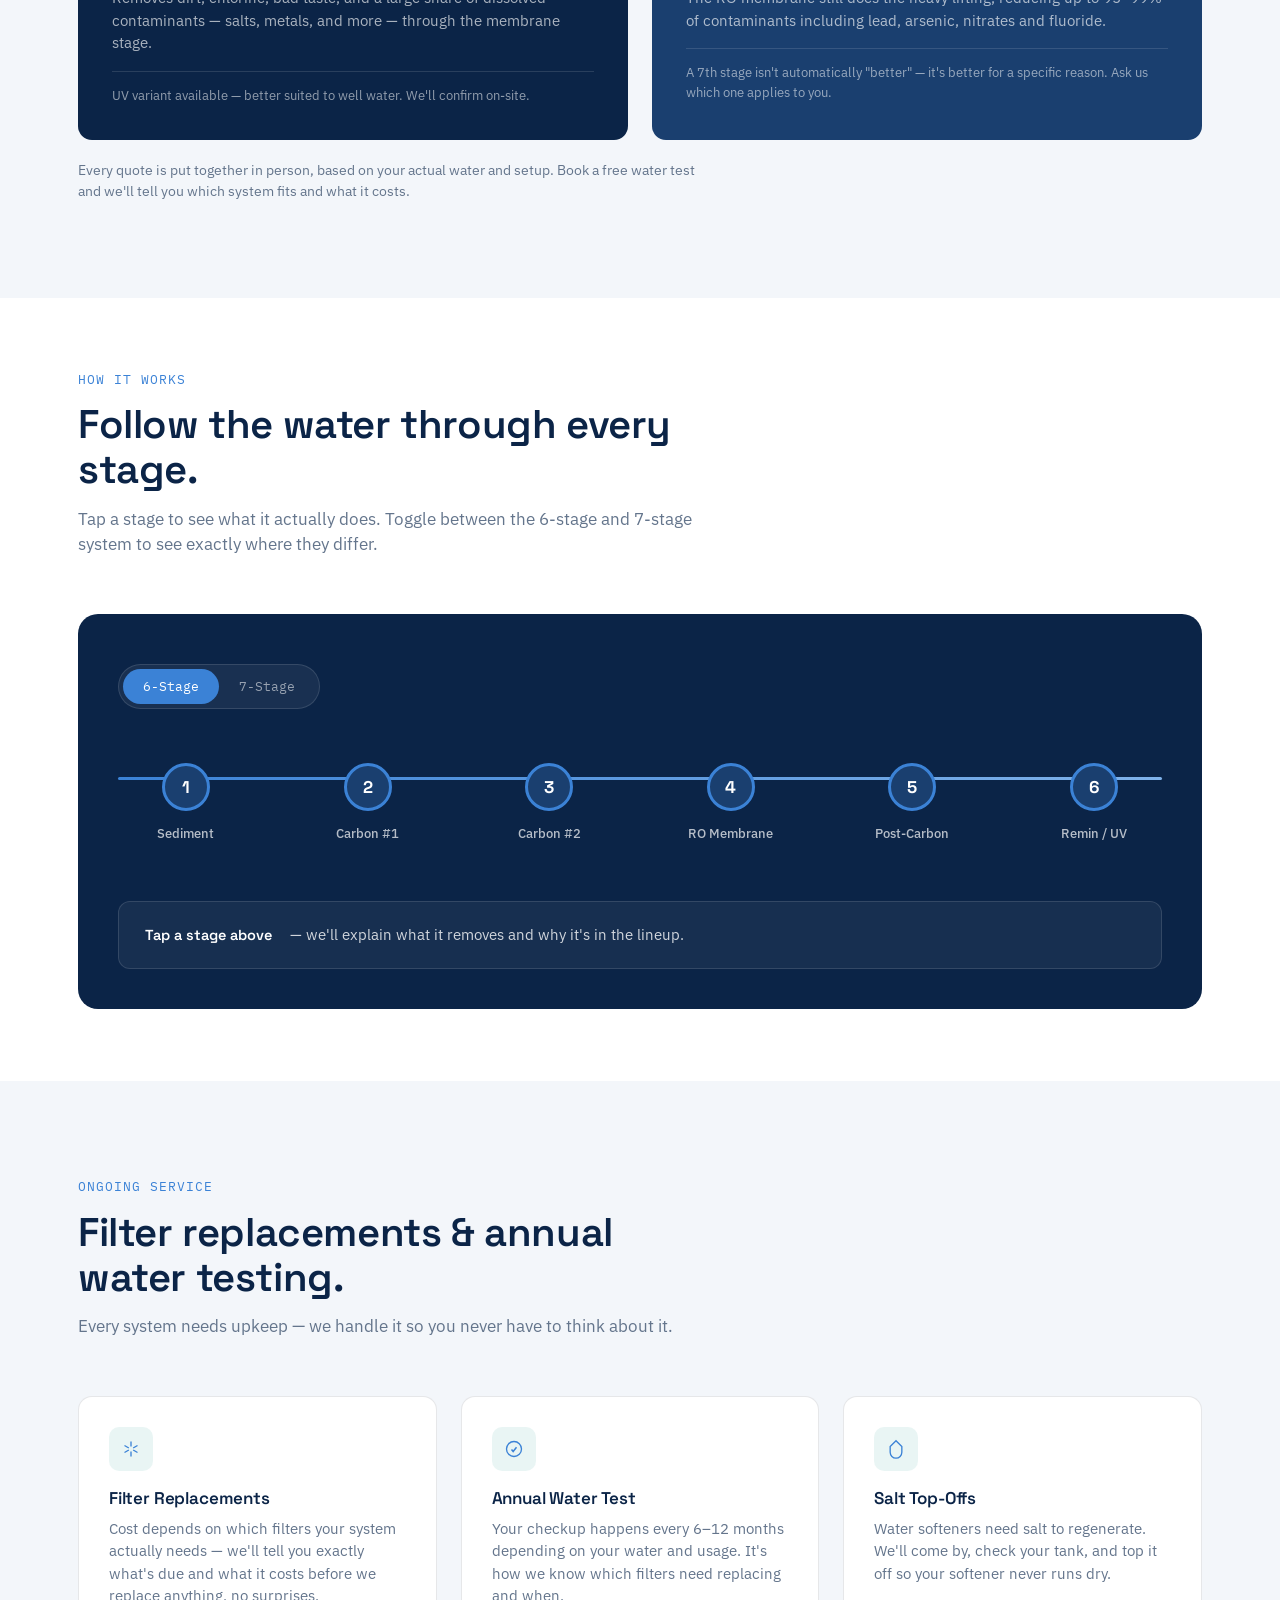
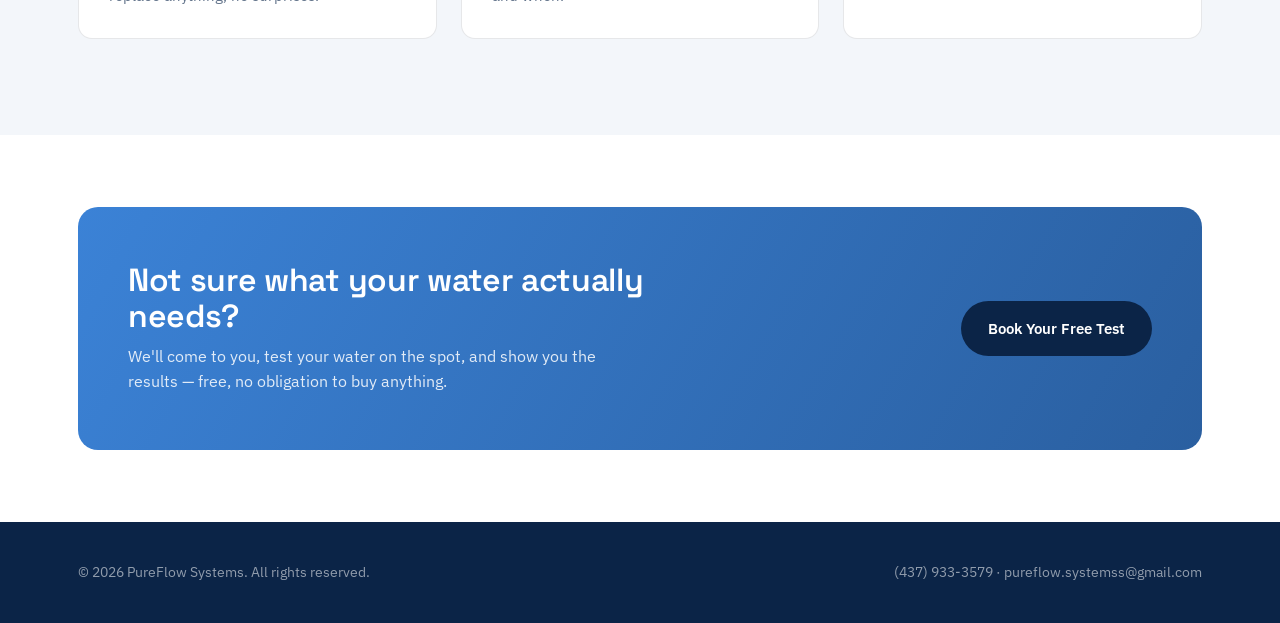
<file: products.html>
<!DOCTYPE html>
<html lang="en">
<head>
<meta charset="UTF-8">
<meta name="viewport" content="width=device-width, initial-scale=1.0">
<title>Products | PureFlow Systems</title>
<meta name="description" content="Whole-house water softeners and filtration, plus 6 and 7-stage under-sink reverse osmosis systems. See what each includes and how it works.">
<link rel="preconnect" href="https://fonts.googleapis.com">
<link rel="preconnect" href="https://fonts.gstatic.com" crossorigin>
<link href="https://fonts.googleapis.com/css2?family=Space+Grotesk:wght@400;500;600;700&family=IBM+Plex+Sans:wght@400;500;600;700&family=IBM+Plex+Mono:wght@400;500;600&display=swap" rel="stylesheet">
<style>
:root{
  --ink:#0B2447;
  --ink-2:#123159;
  --ink-3:#1A3F6F;
  --mist:#F3F6FA;
  --paper:#FFFFFF;
  --teal:#3B82D6;
  --teal-light:#7FB2EA;
  --copper:#3B82D6;
  --copper-light:#5B9AE0;
  --steel:#64758C;
  --ink-text:#0B2447;
  --line-dark:rgba(255,255,255,0.12);
  --line-light:rgba(14,26,38,0.10);
  --radius:14px;
}
*{box-sizing:border-box; margin:0; padding:0;}
html{scroll-behavior:smooth;}
body{
  font-family:'IBM Plex Sans', sans-serif;
  color:var(--ink-text);
  background:var(--paper);
  line-height:1.55;
  -webkit-font-smoothing:antialiased;
}
h1,h2,h3,h4{
  font-family:'Space Grotesk', sans-serif;
  font-weight:600;
  line-height:1.12;
  letter-spacing:-0.01em;
}
.mono{font-family:'IBM Plex Mono', monospace;}
a{color:inherit; text-decoration:none;}
img{max-width:100%; display:block;}
.wrap{max-width:1180px; margin:0 auto; padding:0 28px;}
section{position:relative;}

/* ---------- Buttons ---------- */
.btn{
  display:inline-flex; align-items:center; gap:10px;
  padding:15px 26px;
  border-radius:999px;
  font-weight:600;
  font-size:15px;
  border:1px solid transparent;
  cursor:pointer;
  transition:transform .15s ease, box-shadow .15s ease, background .15s ease;
  white-space:nowrap;
}
.btn:hover{transform:translateY(-1px);}
.btn-copper{background:var(--copper); color:#fff; box-shadow:0 8px 20px -8px rgba(193,101,46,0.6);}
.btn-copper:hover{background:var(--copper-light);}
.btn-ghost{background:transparent; color:var(--paper); border-color:rgba(255,255,255,0.35);}
.btn-ghost:hover{background:rgba(255,255,255,0.08);}
.btn-dark{background:var(--ink); color:#fff;}
.btn-dark:hover{background:var(--ink-3);}
.btn-outline-dark{background:transparent;color:var(--ink);border-color:rgba(14,26,38,0.25);}
.btn-outline-dark:hover{background:rgba(14,26,38,0.04);}

/* ---------- Nav ---------- */
header{
  position:sticky; top:0; z-index:100;
  background:rgba(14,26,38,0.92);
  backdrop-filter:blur(10px);
  border-bottom:1px solid var(--line-dark);
}
.nav{
  display:flex; align-items:center; justify-content:space-between;
  padding:16px 28px; max-width:1180px; margin:0 auto;
}
.logo{
  display:flex; align-items:center;
}
.logo img{
  height:58px; width:auto; display:block;
  background:#fff; padding:8px 16px; border-radius:10px;
}
.hero-logo-card{
  background:#fff;
  border-radius:20px;
  padding:26px 30px;
  display:flex;
  align-items:center;
  justify-content:center;
  height:100%;
  box-shadow:0 30px 70px -20px rgba(0,0,0,0.45);
}
.hero-logo-img{
  width:100%;
  max-width:480px;
  height:auto;
}
@media (max-width:960px){
  .hero-logo-card{padding:20px 24px;}
  .hero-logo-img{max-width:340px;}
}
.logo .dot{
  width:9px;height:9px;border-radius:50%;
  background:var(--teal-light);
  box-shadow:0 0 0 4px rgba(92,194,186,0.18);
}
.navlinks{display:flex; gap:30px; align-items:center;}
.navlinks a{color:rgba(255,255,255,0.75); font-size:14.5px; font-weight:500; transition:color .15s;}
.navlinks a:hover, .navlinks a.active{color:#fff;}
.navcta{display:flex; align-items:center; gap:16px;}
.navphone{color:#fff; font-family:'IBM Plex Mono'; font-size:14.5px; font-weight:500; display:flex; align-items:center; gap:8px;}
.menu-btn{display:none; background:none; border:none; color:#fff; font-size:24px; cursor:pointer; line-height:1;}

.mobile-nav{
  display:none;
  flex-direction:column;
  background:var(--ink-2);
  border-top:1px solid var(--line-dark);
  border-bottom:1px solid var(--line-dark);
}
.mobile-nav.open{display:flex;}
.mobile-nav a{
  color:rgba(255,255,255,0.85); font-size:15px; font-weight:500;
  padding:16px 28px; border-top:1px solid var(--line-dark);
}
.mobile-nav a:first-child{border-top:none;}
.mobile-nav a:hover, .mobile-nav a.active{color:#fff; background:rgba(255,255,255,0.04);}

@media (max-width:880px){
  .navlinks{display:none;}
  .navphone span.label{display:none;}
  .menu-btn{display:block;}
}

/* ---------- Page header (non-home pages) ---------- */
.page-header{
  background:linear-gradient(180deg, var(--ink) 0%, var(--ink-2) 100%);
  color:#fff;
  padding:64px 0 56px;
}
.page-header .kicker{
  font-family:'IBM Plex Mono'; font-size:12.5px; letter-spacing:0.08em; text-transform:uppercase;
  color:var(--teal-light); margin-bottom:14px; display:block;
}
.page-header h1{font-size:clamp(32px,4.5vw,48px); color:#fff;}
.page-header p{font-size:17px; color:rgba(255,255,255,0.72); max-width:560px; margin-top:16px;}

/* ---------- Hero (home only) ---------- */
.hero{
  background:
    radial-gradient(ellipse 900px 500px at 85% -10%, rgba(46,158,151,0.22), transparent 60%),
    linear-gradient(180deg, var(--ink) 0%, var(--ink-2) 100%);
  color:#fff;
  padding:90px 0 60px;
  overflow:hidden;
}
.hero-grid{
  display:grid; grid-template-columns:1.1fr 0.9fr; gap:40px; align-items:center;
}
.eyebrow{
  display:inline-flex; align-items:center; gap:8px;
  font-family:'IBM Plex Mono'; font-size:12.5px; letter-spacing:0.06em; text-transform:uppercase;
  color:var(--teal-light);
  border:1px solid rgba(92,194,186,0.35);
  padding:6px 14px; border-radius:999px;
  margin-bottom:22px;
}
.hero h1{
  font-size:clamp(36px, 5vw, 58px);
  color:#fff;
  margin-bottom:20px;
}
.hero h1 em{
  font-style:normal;
  background:linear-gradient(90deg, var(--teal-light), var(--teal));
  -webkit-background-clip:text; background-clip:text; color:transparent;
}
.hero p.sub{
  font-size:18px; color:rgba(255,255,255,0.72); max-width:480px; margin-bottom:34px;
}
.hero-ctas{display:flex; flex-wrap:wrap; gap:14px; margin-bottom:36px;}
.hero-stats{display:flex; gap:34px; flex-wrap:wrap;}
.hstat b{display:block; font-family:'Space Grotesk'; font-size:26px; color:#fff;}
.hstat span{font-size:13px; color:rgba(255,255,255,0.55);}

.pipe-art{position:relative; height:420px;}
.pipe-art svg{width:100%; height:100%;}
@media (max-width:960px){
  .hero-grid{grid-template-columns:1fr;}
  .pipe-art{height:260px; order:-1;}
}

/* ---------- Trust strip ---------- */
.trust{
  background:var(--ink-3);
  color:#fff;
  padding:22px 0;
  border-bottom:1px solid var(--line-dark);
}
.trust .wrap{
  display:flex; flex-wrap:wrap; gap:18px 40px; justify-content:space-between; align-items:center;
  font-size:14px; color:rgba(255,255,255,0.85);
}
.trust .item{display:flex; align-items:center; gap:10px;}
.trust .item svg{flex:none;}

/* ---------- Section headers ---------- */
.section{padding:96px 0;}
.section.tight{padding:72px 0;}
.section-head{max-width:640px; margin-bottom:56px;}
.section-head .kicker{
  font-family:'IBM Plex Mono'; font-size:12.5px; letter-spacing:0.08em; text-transform:uppercase;
  color:var(--copper); margin-bottom:14px; display:block;
}
.section-head h2{font-size:clamp(28px,3.6vw,40px); color:var(--ink);}
.section-head p{font-size:16.5px; color:var(--steel); margin-top:14px;}
.bg-mist{background:var(--mist);}

/* ---------- Overview cards (home) ---------- */
.overview-grid{display:grid; grid-template-columns:1fr 1fr; gap:24px;}
.overview-card{
  background:#fff; border:1px solid var(--line-light); border-radius:var(--radius);
  padding:36px; display:flex; flex-direction:column;
  transition:transform .2s ease, box-shadow .2s ease;
}
.overview-card:hover{transform:translateY(-4px); box-shadow:0 24px 48px -24px rgba(14,26,38,0.25);}
.overview-card .tier{font-family:'IBM Plex Mono'; font-size:12.5px; color:var(--copper); text-transform:uppercase; letter-spacing:0.06em; margin-bottom:10px;}
.overview-card h3{font-size:24px; margin-bottom:12px;}
.overview-card p{color:var(--steel); font-size:15px; margin-bottom:24px; flex:1;}
@media (max-width:760px){.overview-grid{grid-template-columns:1fr;}}

/* ---------- Package cards ---------- */
.pkg-grid{display:grid; grid-template-columns:repeat(3, 1fr); gap:24px;}
.pkg{
  background:#fff; border:1px solid var(--line-light); border-radius:var(--radius);
  padding:34px 30px; display:flex; flex-direction:column; position:relative;
  transition:transform .2s ease, box-shadow .2s ease;
}
.pkg:hover{transform:translateY(-4px); box-shadow:0 24px 48px -24px rgba(14,26,38,0.25);}
.pkg.featured{
  border:2px solid var(--teal);
  box-shadow:0 30px 60px -28px rgba(46,158,151,0.35);
}
.pkg-tag{
  position:absolute; top:-13px; left:30px;
  background:var(--teal); color:#fff; font-size:11.5px; font-weight:600;
  letter-spacing:0.04em; text-transform:uppercase;
  padding:5px 14px; border-radius:999px;
}
.pkg .tier{font-family:'IBM Plex Mono'; font-size:12.5px; color:var(--copper); text-transform:uppercase; letter-spacing:0.06em; margin-bottom:10px;}
.pkg h3{font-size:22px; margin-bottom:8px;}
.pkg ul{list-style:none; margin:20px 0 28px; flex:1;}
.pkg li{
  font-size:14.5px; color:#3A4A5C; padding:8px 0 8px 26px; position:relative;
  border-top:1px solid var(--line-light);
}
.pkg li:first-child{border-top:none;}
.pkg li::before{
  content:"✓"; position:absolute; left:0; top:8px; color:var(--teal); font-weight:700;
}

/* ---------- RO cards ---------- */
.ro-grid{display:grid; grid-template-columns:1fr 1fr; gap:24px;}
.ro-card{
  background:var(--ink); color:#fff; border-radius:var(--radius); padding:34px;
  position:relative; overflow:hidden;
}
.ro-card.alt{background:var(--ink-3);}
.ro-card .stagecount{
  font-family:'Space Grotesk'; font-size:52px; color:rgba(255,255,255,0.14);
  position:absolute; top:14px; right:24px;
}
.ro-card h3{font-size:22px; margin-bottom:6px; color:#fff;}
.ro-card p{color:rgba(255,255,255,0.65); font-size:14.5px; margin-bottom:16px; margin-top:16px;}
.ro-card .note{
  font-size:13px; color:rgba(255,255,255,0.55); border-top:1px solid var(--line-dark);
  padding-top:14px; margin-top:6px;
}

/* ---------- Stage flow diagram ---------- */
.flow-wrap{
  background:var(--ink); border-radius:20px; padding:50px 40px 40px;
  color:#fff; position:relative; overflow:hidden;
}
.flow-toggle{
  display:inline-flex; background:rgba(255,255,255,0.06); border:1px solid var(--line-dark);
  border-radius:999px; padding:4px; margin-bottom:44px;
}
.flow-toggle button{
  font-family:'IBM Plex Mono'; font-size:13px; padding:9px 20px; border-radius:999px; border:none;
  background:transparent; color:rgba(255,255,255,0.55); cursor:pointer; transition:all .2s;
}
.flow-toggle button.active{background:var(--teal); color:#fff;}
.flow-track{position:relative; padding:10px 0 30px;}
.flow-line{
  position:absolute; top:24px; left:0; right:0; height:3px;
  background:linear-gradient(90deg, var(--teal) 0%, var(--teal-light) 100%);
  border-radius:3px; z-index:0;
}
.flow-nodes{display:flex; justify-content:space-between; position:relative; z-index:1;}
.fnode{width:13%; text-align:center; cursor:pointer;}
.fnode .dot{
  width:48px; height:48px; border-radius:50%; background:var(--ink-3);
  border:3px solid var(--teal); margin:0 auto 14px;
  display:flex; align-items:center; justify-content:center;
  font-family:'Space Grotesk'; font-weight:700; font-size:17px; color:#fff;
  transition:all .2s;
}
.fnode:hover .dot, .fnode.open .dot{background:var(--teal); transform:scale(1.08);}
.fnode .flabel{font-size:12.5px; color:rgba(255,255,255,0.7); font-weight:500; line-height:1.3;}
.fnode[data-stage="7"]{display:none;}
.flow-track.show7 .fnode[data-stage="7"]{display:block;}
.flow-detail{
  margin-top:30px; background:rgba(255,255,255,0.05); border:1px solid var(--line-dark);
  border-radius:12px; padding:22px 26px; font-size:14.5px; color:rgba(255,255,255,0.8);
  min-height:56px; display:flex; align-items:center; gap:14px;
}
.flow-detail b{color:#fff; font-family:'Space Grotesk'; font-weight:600;}
@media (max-width:820px){
  .flow-nodes{flex-wrap:wrap; gap:20px 0;}
  .fnode{width:30%;}
  .flow-line{display:none;}
}

/* ---------- Service / recurring ---------- */
.service-grid{display:grid; grid-template-columns:1fr 1fr 1fr; gap:24px;}
.size-grid-2{display:grid; grid-template-columns:1fr 1fr; gap:24px;}
.service-card{
  background:#fff; border:1px solid var(--line-light); border-radius:var(--radius); padding:30px;
}
.service-card .icon{
  width:44px; height:44px; border-radius:10px; background:rgba(46,158,151,0.1);
  display:flex; align-items:center; justify-content:center; margin-bottom:18px;
}
.service-card h4{font-size:17px; margin-bottom:10px;}
.service-card p{font-size:14.5px; color:var(--steel);}

/* ---------- CTA banner ---------- */
.cta-banner{
  background:linear-gradient(120deg, var(--teal) 0%, #2A5FA0 100%);
  color:#fff; border-radius:20px; padding:56px 50px;
  display:flex; align-items:center; justify-content:space-between; gap:30px; flex-wrap:wrap;
}
.cta-banner h2{color:#fff; font-size:clamp(24px,3vw,32px); max-width:520px;}
.cta-banner p{color:rgba(255,255,255,0.85); margin-top:10px; max-width:480px;}

/* ---------- About / gallery ---------- */
.about-grid{display:grid; grid-template-columns:1fr 1fr; gap:60px; align-items:center;}
.about-list{list-style:none; margin-top:26px;}
.about-list li{
  display:flex; gap:14px; padding:14px 0; border-top:1px solid var(--line-light); font-size:15px;
}
.about-list li:first-child{border-top:none;}
.about-list b{font-family:'Space Grotesk'; color:var(--teal); flex:none;}

.gallery-grid{display:grid; grid-template-columns:repeat(4,1fr); gap:16px;}
.gallery-slot{
  aspect-ratio:1; border-radius:12px; position:relative; overflow:hidden; background:#0B2447;
  border:1px solid var(--line-light);
}
.gallery-slot img{width:100%; height:100%; object-fit:cover; display:block;}
.gallery-slot figcaption{
  position:absolute; left:0; right:0; bottom:0;
  background:linear-gradient(0deg, rgba(14,26,38,0.85), transparent);
  color:#fff; font-size:12.5px; font-weight:500; padding:22px 12px 10px; text-align:left;
}
@media (max-width:760px){.gallery-grid{grid-template-columns:repeat(2,1fr);}}

/* ---------- Service area ---------- */
.area-grid{display:flex; flex-wrap:wrap; gap:12px;}
.area-chip{
  display:flex; align-items:center; gap:8px;
  background:#fff; border:1px solid var(--line-light); border-radius:999px;
  padding:10px 18px; font-size:14px; color:var(--ink); font-weight:500;
}
.area-chip .drivetime{font-family:'IBM Plex Mono'; font-size:12px; color:var(--steel);}
.area-note{font-size:14px; color:var(--steel); margin-top:22px;}

/* ---------- FAQ ---------- */
.faq-list{max-width:800px;}
.faq-item{border-top:1px solid var(--line-light);}
.faq-item:last-child{border-bottom:1px solid var(--line-light);}
.faq-q{
  width:100%; text-align:left; background:none; border:none; cursor:pointer;
  display:flex; align-items:center; justify-content:space-between; gap:20px;
  padding:22px 4px; font-family:'Space Grotesk'; font-size:16.5px; font-weight:600; color:var(--ink);
}
.faq-q .plus{
  font-family:'IBM Plex Mono'; font-size:20px; color:var(--teal); flex:none;
  transition:transform .2s ease;
}
.faq-item.open .faq-q .plus{transform:rotate(45deg);}
.faq-a{
  max-height:0; overflow:hidden; transition:max-height .25s ease;
}
.faq-item.open .faq-a{max-height:260px;}
.faq-a p{font-size:14.5px; color:var(--steel); padding:0 4px 22px; max-width:680px;}

/* ---------- Contact ---------- */
.contact-grid{display:grid; grid-template-columns:0.9fr 1.1fr; gap:50px;}
.contact-card{
  background:var(--ink); color:#fff; border-radius:18px; padding:38px;
}
.contact-phone{
  font-family:'Space Grotesk'; font-size:32px; color:#fff; margin:8px 0 18px; display:block;
}
.contact-list{list-style:none;}
.contact-list li{padding:12px 0; border-top:1px solid var(--line-dark); font-size:14.5px; color:rgba(255,255,255,0.75); display:flex; gap:10px;}
.contact-list li:first-child{border-top:none;}

form.quote{background:var(--mist); border-radius:18px; padding:38px;}
form.quote .row{display:grid; grid-template-columns:1fr 1fr; gap:16px; margin-bottom:16px;}
form.quote label{font-size:13px; font-weight:600; color:var(--ink); display:block; margin-bottom:7px;}
form.quote input, form.quote select, form.quote textarea{
  width:100%; padding:13px 14px; border-radius:10px; border:1px solid rgba(14,26,38,0.18);
  font-family:'IBM Plex Sans'; font-size:14.5px; background:#fff; color:var(--ink);
}
form.quote textarea{resize:vertical; min-height:90px;}
form.quote .field{margin-bottom:16px;}
form.quote .btn{margin-top:6px;}

@media (max-width:900px){
  .pkg-grid{grid-template-columns:1fr;}
  .ro-grid{grid-template-columns:1fr;}
  .service-grid{grid-template-columns:1fr;}
  .size-grid-2{grid-template-columns:1fr;}
  .about-grid{grid-template-columns:1fr; gap:30px;}
  .contact-grid{grid-template-columns:1fr;}
  form.quote .row{grid-template-columns:1fr;}
}

/* ---------- Footer ---------- */
footer{background:var(--ink); color:rgba(255,255,255,0.55); padding:40px 0;}
footer .wrap{display:flex; justify-content:space-between; flex-wrap:wrap; gap:16px; font-size:13.5px;}

@media (prefers-reduced-motion: reduce){
  *{transition:none !important; animation:none !important;}
}

.drop{
  animation:dropmove 3.4s ease-in-out infinite;
}
@keyframes dropmove{
  0%{transform:translateX(0);}
  50%{transform:translateX(340px);}
  100%{transform:translateX(0);}
}

</style>
<link rel="icon" type="image/png" href="[data-uri]">
</head>
<body>

<header>
  <div class="nav">
    <a href="index.html" class="logo"><img src="[data-uri]" alt="PureFlow Systems"></a>
    <nav class="navlinks">
      <a href="index.html">Home</a>
      <a href="products.html" class="active">Products</a>
      <a href="faq.html">FAQ</a>
      <a href="contact.html">Contact</a>
    </nav>
    <div class="navcta">
      <a class="navphone" href="tel:4379333579">
        <svg width="16" height="16" viewBox="0 0 24 24" fill="none"><path d="M6.6 10.8c1.4 2.8 3.8 5.1 6.6 6.6l2.2-2.2c.3-.3.7-.4 1-.2 1.1.4 2.3.6 3.6.6.6 0 1 .4 1 1V20c0 .6-.4 1-1 1C9.9 21 3 14.1 3 5c0-.6.4-1 1-1h3.5c.6 0 1 .4 1 1 0 1.2.2 2.4.6 3.6.1.4 0 .8-.2 1L6.6 10.8Z" stroke="currentColor" stroke-width="1.6"/></svg>
        <span class="label">(437) 933-3579</span>
      </a>
      <a class="btn btn-copper" href="contact.html" style="padding:11px 20px; font-size:14px;">Free Water Test</a>
      <button class="menu-btn" aria-label="Toggle menu" onclick="toggleMobileNav()">☰</button>
    </div>
  </div>
  <nav class="mobile-nav" id="mobileNav">
    <a href="index.html" onclick="closeMobileNav()">Home</a>
    <a href="products.html" class="active" onclick="closeMobileNav()">Products</a>
    <a href="faq.html" onclick="closeMobileNav()">FAQ</a>
    <a href="contact.html" onclick="closeMobileNav()">Contact</a>
  </nav>
</header>

<div class="page-header">
  <div class="wrap">
    <span class="kicker">Our products</span>
    <h1>Whole home systems &amp; under-sink RO.</h1>
    <p>Every package is built around a free water test — so what you get is matched to your actual water, not a guess.</p>
  </div>
</div>

<!-- PRODUCT CATEGORIES -->
<section class="section" id="whole-home">
  <div class="wrap">
    <div class="section-head">
      <span class="kicker">Our systems</span>
      <h2>Three ways to treat your water.</h2>
      <p>Softeners tackle hardness, whole-home filtration tackles chlorine and sediment across the whole house, and RO gives you dedicated drinking water at the sink. Most homes end up with a mix — we'll tell you which after your free water test.</p>
    </div>

    <div class="pkg-grid">
      <div class="pkg featured">
        <div class="pkg-tag">Most Requested</div>
        <div class="tier">Point of entry</div>
        <h3>Water Softeners</h3>
        <ul>
          <li>Removes hardness (calcium &amp; magnesium) at the main line</li>
          <li>Protects pipes, water heater, dishwasher, washer</li>
          <li>Automatic backwash &amp; regeneration, digital display</li>
          <li>Available in 30,000 / 45,000 / 60,000 grain sizes</li>
        </ul>
        <a href="#softeners" class="btn btn-copper">See Softener Sizes</a>
      </div>

      <div class="pkg">
        <div class="tier">Point of entry</div>
        <h3>Whole Home Filtration</h3>
        <ul>
          <li>Installed at your main line, treats every tap in the house</li>
          <li>Reduces chlorine, sediment, VOCs and odour</li>
          <li>Keeps healthy minerals — does not strip TDS</li>
          <li>Available in 10" and 20" Big Blue housings</li>
        </ul>
        <a href="#whole-home-filters" class="btn btn-outline-dark">See Filter Sizes</a>
      </div>

      <div class="pkg">
        <div class="tier">Point of use</div>
        <h3>Reverse Osmosis</h3>
        <ul>
          <li>Dedicated drinking-water system at the kitchen sink</li>
          <li>6-stage and 7-stage options</li>
          <li>Removes dissolved contaminants, sharpens taste</li>
          <li>Optional UV or alkaline remineralization stage</li>
        </ul>
        <a href="#under-sink" class="btn btn-outline-dark">See RO Systems</a>
      </div>
    </div>
    <p style="font-size:13.5px; color:var(--steel); margin-top:20px; max-width:640px;">Every quote is put together in person, based on which system and size your water actually needs and the labour involved. Book a free water test and we'll walk you through the right option and the cost, face to face.</p>
  </div>
</section>

<!-- SOFTENER SIZES -->
<section class="section bg-mist" id="softeners">
  <div class="wrap">
    <div class="section-head">
      <span class="kicker">Water softeners</span>
      <h2>Sized to your household, not guessed at.</h2>
      <p>Grain capacity determines how much hardness your softener can remove before it needs to regenerate. Bigger households and harder water need a bigger tank.</p>
    </div>

    <div class="service-grid">
      <div class="service-card">
        <div class="icon"><svg width="20" height="20" viewBox="0 0 24 24" fill="none"><path d="M12 2 5 9v7a7 7 0 0 0 14 0V9l-7-7Z" stroke="#3B82D6" stroke-width="1.6"/></svg></div>
        <h4>30,000 Grain</h4>
        <p>Best fit for smaller households — 1 to 3 people, 1 to 2 bathrooms. Handles moderate hardness without oversizing the tank.</p>
      </div>
      <div class="service-card">
        <div class="icon"><svg width="20" height="20" viewBox="0 0 24 24" fill="none"><path d="M12 2 5 9v7a7 7 0 0 0 14 0V9l-7-7Z" stroke="#3B82D6" stroke-width="1.6"/></svg></div>
        <h4>45,000 Grain <span style="font-size:11px; font-weight:600; color:#fff; background:var(--copper); padding:3px 9px; border-radius:999px; vertical-align:middle; margin-left:6px;">Most Common</span></h4>
        <p>Our most installed size — fits typical family homes, 3 to 5 people, 2 to 4 bathrooms, moderate to high hardness.</p>
      </div>
      <div class="service-card">
        <div class="icon"><svg width="20" height="20" viewBox="0 0 24 24" fill="none"><path d="M12 2 5 9v7a7 7 0 0 0 14 0V9l-7-7Z" stroke="#3B82D6" stroke-width="1.6"/></svg></div>
        <h4>60,000 Grain</h4>
        <p>Built for larger households, 5+ bathrooms, high hardness or well water, and homes with heavier day-to-day water use.</p>
      </div>
    </div>
  </div>
</section>

<!-- WHOLE HOME FILTER SIZES -->
<section class="section" id="whole-home-filters">
  <div class="wrap">
    <div class="section-head">
      <span class="kicker">Whole home filtration</span>
      <h2>Two housing sizes, same coverage.</h2>
      <p>Both sizes filter every tap in the house — the difference is how much filter media is inside, which affects capacity and how often cartridges need changing.</p>
    </div>

    <div class="size-grid-2">
      <div class="service-card">
        <div class="icon"><svg width="20" height="20" viewBox="0 0 24 24" fill="none"><rect x="8" y="3" width="8" height="18" rx="3" stroke="#3B82D6" stroke-width="1.6"/></svg></div>
        <h4>10" Blue 3/4"</h4>
        <p>A compact housing that fits tighter spaces — a solid standard-capacity option for smaller households or as a supplemental filter stage.</p>
      </div>
      <div class="service-card">
        <div class="icon"><svg width="20" height="20" viewBox="0 0 24 24" fill="none"><rect x="7" y="2" width="10" height="20" rx="3" stroke="#3B82D6" stroke-width="1.6"/></svg></div>
        <h4>20" Blue 3/4" <span style="font-size:11px; font-weight:600; color:#fff; background:var(--copper); padding:3px 9px; border-radius:999px; vertical-align:middle; margin-left:6px;">Higher Capacity</span></h4>
        <p>Roughly double the filter media of the 10" housing — better suited to larger households or heavier usage, with fewer cartridge changes needed.</p>
      </div>
    </div>
  </div>
</section>

<!-- UNDER SINK RO -->
<section class="section bg-mist" id="under-sink">
  <div class="wrap">
    <div class="section-head">
      <span class="kicker">Under the sink</span>
      <h2>Reverse osmosis for your drinking water.</h2>
      <p>Two options — the difference comes down to what the extra stage does, not just the number on the box. We'll walk you through which one actually fits your water when we're on site.</p>
    </div>

    <div class="ro-grid">
      <div class="ro-card">
        <div class="stagecount">6</div>
        <h3>6-Stage RO System</h3>
        <p>Sediment filter → carbon → 2nd carbon → RO membrane → post-carbon polish → remineralization or UV.</p>
        <p>Removes dirt, chlorine, bad taste, and a large share of dissolved contaminants — salts, metals, and more — through the membrane stage.</p>
        <div class="note">UV variant available — better suited to well water. We'll confirm on-site.</div>
      </div>
      <div class="ro-card alt">
        <div class="stagecount">7</div>
        <h3>7-Stage RO System</h3>
        <p>Everything in the 6-stage system, plus an alkaline/remineralization stage — or a UV sterilizer, depending on your water.</p>
        <p>The RO membrane still does the heavy lifting, reducing up to 95–99% of contaminants including lead, arsenic, nitrates and fluoride.</p>
        <div class="note">A 7th stage isn't automatically "better" — it's better for a specific reason. Ask us which one applies to you.</div>
      </div>
    </div>
    <p style="font-size:13.5px; color:var(--steel); margin-top:20px; max-width:640px;">Every quote is put together in person, based on your actual water and setup. Book a free water test and we'll tell you which system fits and what it costs.</p>
  </div>
</section>

<!-- STAGE FLOW DIAGRAM -->
<section class="section tight" id="stages">
  <div class="wrap">
    <div class="section-head">
      <span class="kicker">How it works</span>
      <h2>Follow the water through every stage.</h2>
      <p>Tap a stage to see what it actually does. Toggle between the 6-stage and 7-stage system to see exactly where they differ.</p>
    </div>

    <div class="flow-wrap">
      <div class="flow-toggle">
        <button id="btn6" class="active" onclick="setStages(6)">6-Stage</button>
        <button id="btn7" onclick="setStages(7)">7-Stage</button>
      </div>

      <div class="flow-track" id="flowTrack">
        <div class="flow-line"></div>
        <div class="flow-nodes" id="flowNodes">
          <div class="fnode" data-stage="1" onclick="showDetail(1)"><div class="dot">1</div><div class="flabel">Sediment</div></div>
          <div class="fnode" data-stage="2" onclick="showDetail(2)"><div class="dot">2</div><div class="flabel">Carbon #1</div></div>
          <div class="fnode" data-stage="3" onclick="showDetail(3)"><div class="dot">3</div><div class="flabel">Carbon #2</div></div>
          <div class="fnode" data-stage="4" onclick="showDetail(4)"><div class="dot">4</div><div class="flabel">RO Membrane</div></div>
          <div class="fnode" data-stage="5" onclick="showDetail(5)"><div class="dot">5</div><div class="flabel">Post-Carbon</div></div>
          <div class="fnode" data-stage="6" onclick="showDetail(6)"><div class="dot">6</div><div class="flabel">Remin / UV</div></div>
          <div class="fnode" data-stage="7" onclick="showDetail(7)"><div class="dot">7</div><div class="flabel">Alkaline / UV</div></div>
        </div>
      </div>

      <div class="flow-detail" id="flowDetail">
        <b>Tap a stage above</b>&nbsp;— we'll explain what it removes and why it's in the lineup.
      </div>
    </div>
  </div>
</section>

<!-- SERVICE PLANS -->
<section class="section bg-mist" id="service">
  <div class="wrap">
    <div class="section-head">
      <span class="kicker">Ongoing service</span>
      <h2>Filter replacements &amp; annual water testing.</h2>
      <p>Every system needs upkeep — we handle it so you never have to think about it.</p>
    </div>

    <div class="service-grid">
      <div class="service-card">
        <div class="icon"><svg width="20" height="20" viewBox="0 0 24 24" fill="none"><path d="M12 3v6M12 21v-6M4.2 7.8l5.2 3M14.6 13.2l5.2 3M4.2 16.2l5.2-3M14.6 10.8l5.2-3" stroke="#3B82D6" stroke-width="1.6"/></svg></div>
        <h4>Filter Replacements</h4>
        <p>Cost depends on which filters your system actually needs — we'll tell you exactly what's due and what it costs before we replace anything, no surprises.</p>
      </div>
      <div class="service-card">
        <div class="icon"><svg width="20" height="20" viewBox="0 0 24 24" fill="none"><path d="M9 12.5 11 15l4-5" stroke="#3B82D6" stroke-width="1.8"/><circle cx="12" cy="12" r="9" stroke="#3B82D6" stroke-width="1.6"/></svg></div>
        <h4>Annual Water Test</h4>
        <p>Your checkup happens every 6–12 months depending on your water and usage. It's how we know which filters need replacing and when.</p>
      </div>
      <div class="service-card">
        <div class="icon"><svg width="20" height="20" viewBox="0 0 24 24" fill="none"><path d="M12 2 5 9v7a7 7 0 0 0 14 0V9l-7-7Z" stroke="#3B82D6" stroke-width="1.6"/></svg></div>
        <h4>Salt Top-Offs</h4>
        <p>Water softeners need salt to regenerate. We'll come by, check your tank, and top it off so your softener never runs dry.</p>
      </div>
    </div>
  </div>
</section>

<!-- CTA -->
<section class="section tight">
  <div class="wrap">
    <div class="cta-banner">
      <div>
        <h2>Not sure what your water actually needs?</h2>
        <p>We'll come to you, test your water on the spot, and show you the results — free, no obligation to buy anything.</p>
      </div>
      <a href="contact.html" class="btn btn-dark" style="background:#0B2447;">Book Your Free Test</a>
    </div>
  </div>
</section>

<footer>
  <div class="wrap">
    <div>© 2026 PureFlow Systems. All rights reserved.</div>
    <div>(437) 933-3579 · pureflow.systemss@gmail.com</div>
  </div>
</footer>

<script>
// ---- Mobile nav ----
function toggleMobileNav(){
  document.getElementById('mobileNav').classList.toggle('open');
}
function closeMobileNav(){
  document.getElementById('mobileNav').classList.remove('open');
}

// ---- FAQ accordion ----
function toggleFaq(btn){
  const item = btn.closest('.faq-item');
  const isOpen = item.classList.contains('open');
  document.querySelectorAll('.faq-item.open').forEach(el => el.classList.remove('open'));
  if(!isOpen){ item.classList.add('open'); }
}

// ---- Stage flow diagram ----
const stageInfo = {
  1: {t:"Sediment Filter", d:"Strips out dirt, sand, and rust before water reaches anything more delicate downstream."},
  2: {t:"Carbon Filter #1", d:"Reduces chlorine and the chemicals that cause bad taste and odour."},
  3: {t:"Carbon Filter #2", d:"A second pass that protects the RO membrane and extends its life."},
  4: {t:"RO Membrane", d:"The core stage — removes up to 95–99% of dissolved contaminants: lead, arsenic, nitrates, many salts and metals."},
  5: {t:"Post-Carbon Filter", d:"Polishes the water right before the faucet, sharpening the final taste."},
  6: {t:"Remineralization or UV", d:"Either adds back beneficial minerals for taste, or uses UV light to inactivate microorganisms — depending on the system."},
  7: {t:"Alkaline / UV Stage", d:"The 7-stage system's extra step: raises pH and adds minerals, or adds UV protection — best matched to your specific water, not just 'more is better'."}
};
function showDetail(n){
  document.querySelectorAll('.fnode').forEach(el=>el.classList.remove('open'));
  document.querySelector('.fnode[data-stage="'+n+'"]').classList.add('open');
  const info = stageInfo[n];
  document.getElementById('flowDetail').innerHTML = '<b>Stage '+n+' — '+info.t+':</b>&nbsp;'+info.d;
}
function setStages(n){
  const track = document.getElementById('flowTrack');
  if(!track) return;
  document.getElementById('btn6').classList.toggle('active', n===6);
  document.getElementById('btn7').classList.toggle('active', n===7);
  track.classList.toggle('show7', n===7);
  document.getElementById('flowDetail').innerHTML = '<b>Tap a stage above</b>&nbsp;— we\'ll explain what it removes and why it\'s in the lineup.';
  document.querySelectorAll('.fnode').forEach(el=>el.classList.remove('open'));
}

// ---- Quote form ----
// NOTE: replace this with your real business email (or swap in a form backend like
// Formspree / Netlify Forms) so leads land somewhere you actually check.
const LEAD_EMAIL = "pureflow.systemss@gmail.com";

function submitQuoteForm(e){
  e.preventDefault();
  const name = document.getElementById('name').value.trim();
  const phone = document.getElementById('phone').value.trim();
  const interest = document.getElementById('interest').value;
  const notes = document.getElementById('notes').value.trim();

  const subject = "New quote request — " + name;
  const body =
    "Name: " + name + "\n" +
    "Phone: " + phone + "\n" +
    "Interested in: " + interest + "\n" +
    "Notes: " + (notes || "—");

  const mailtoUrl = "mailto:" + LEAD_EMAIL +
    "?subject=" + encodeURIComponent(subject) +
    "&body=" + encodeURIComponent(body);

  window.location.href = mailtoUrl;

  const note = document.getElementById('quoteFormNote');
  if(note){
    note.textContent = "Opening your email app with the details filled in — just hit send and we'll be in touch shortly.";
  }
}

</script>
</body>
</html>
</file>
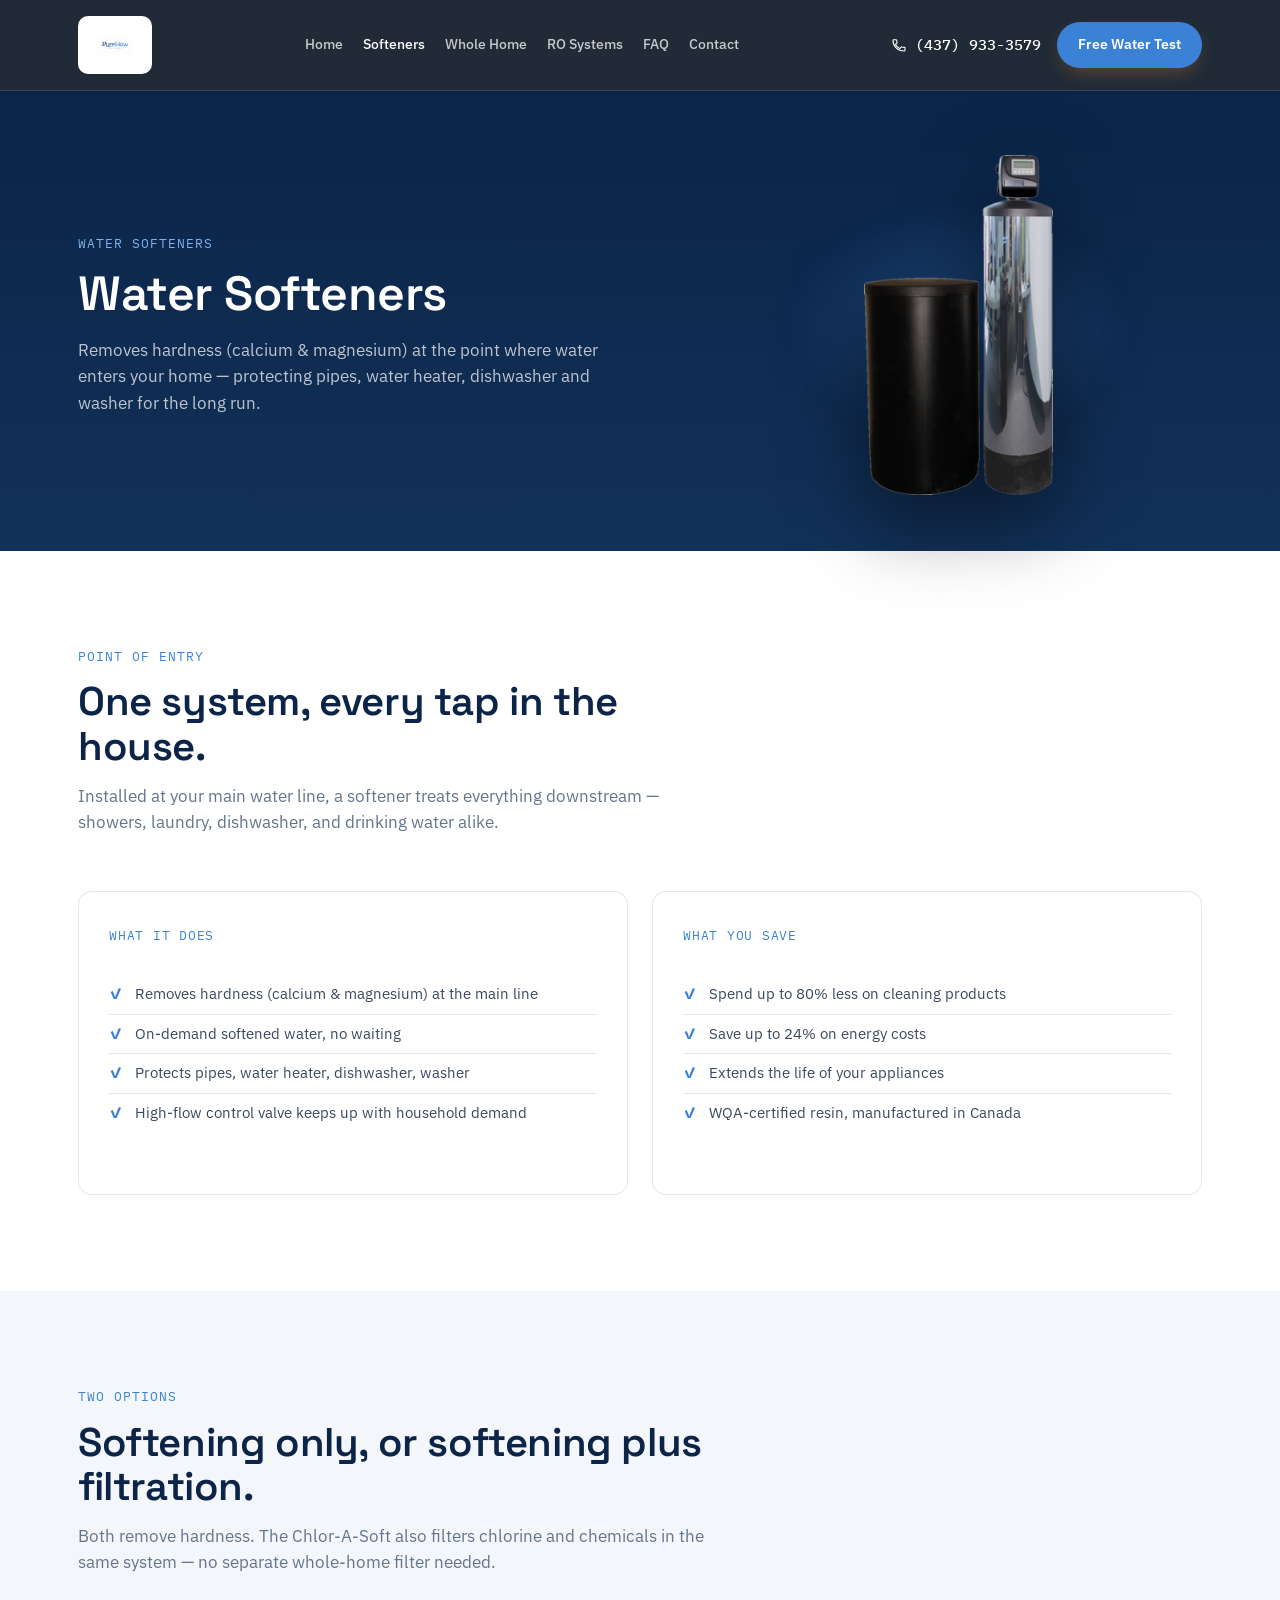
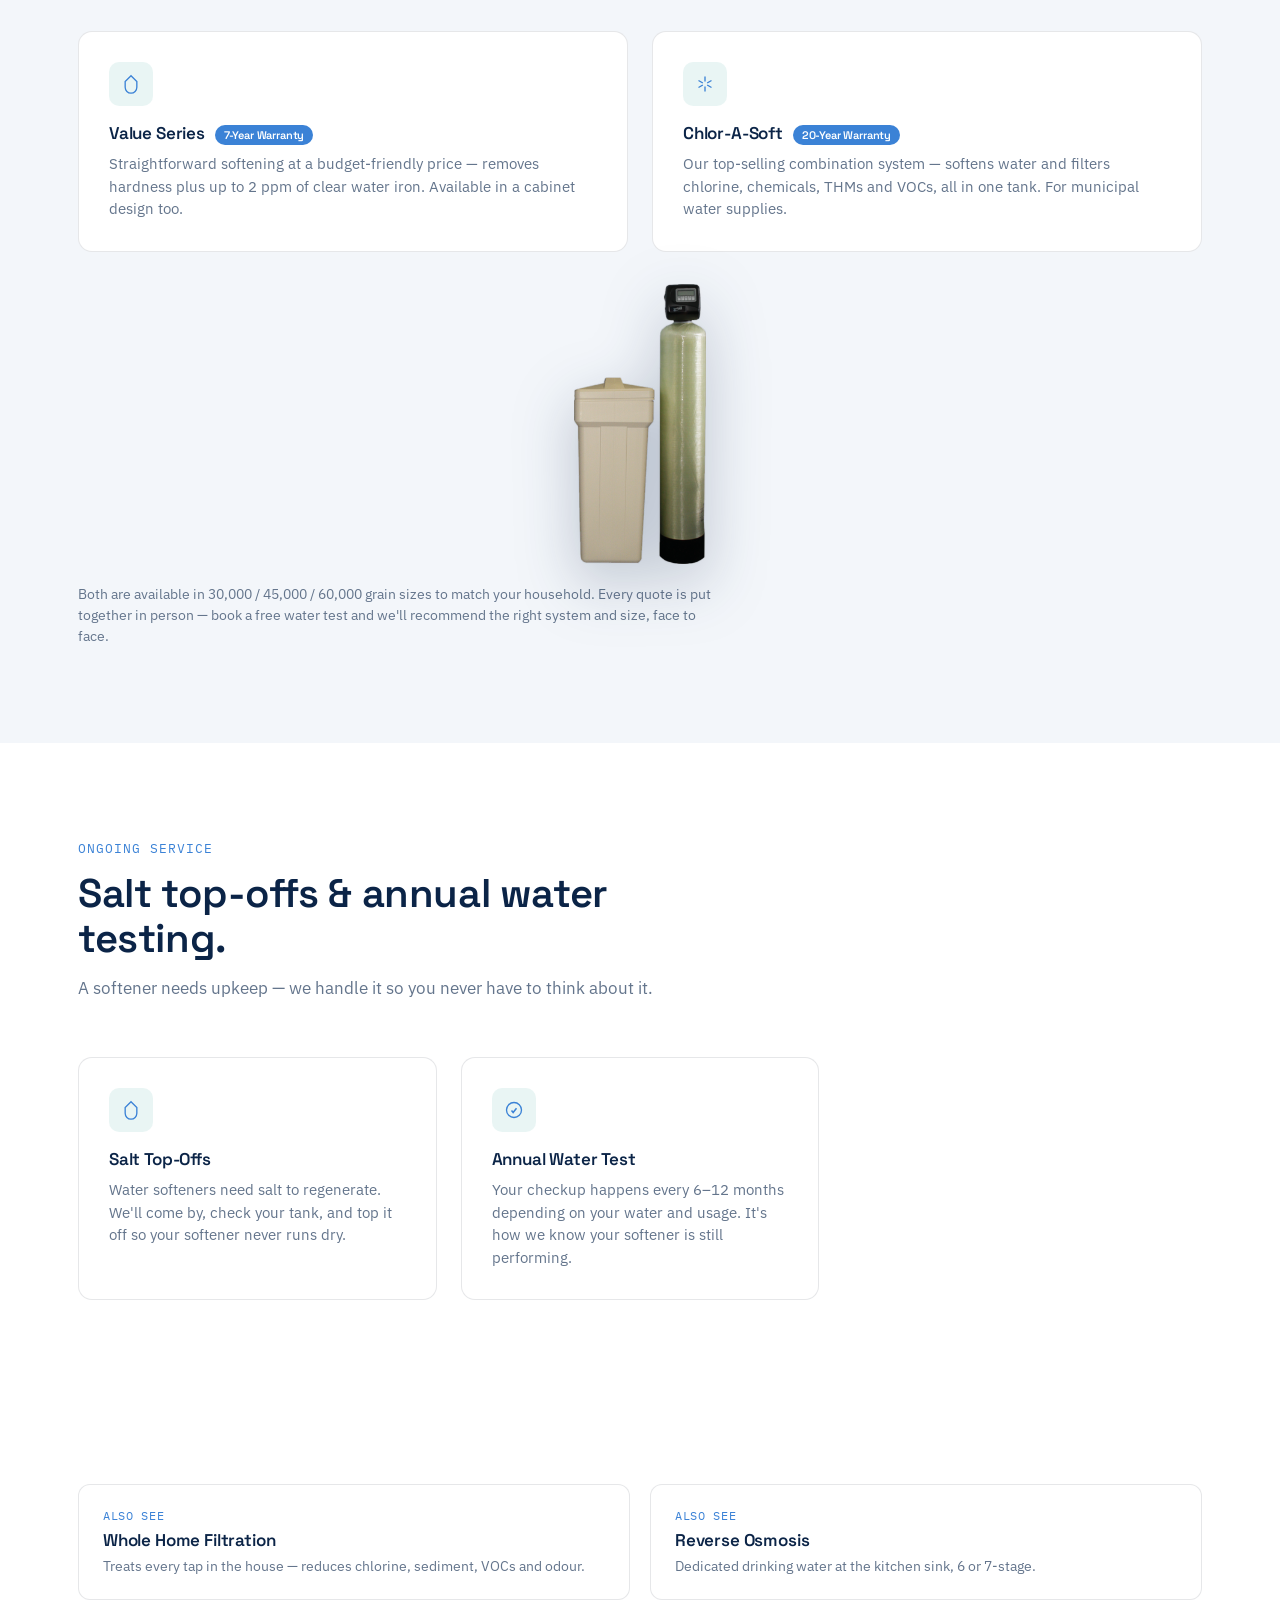
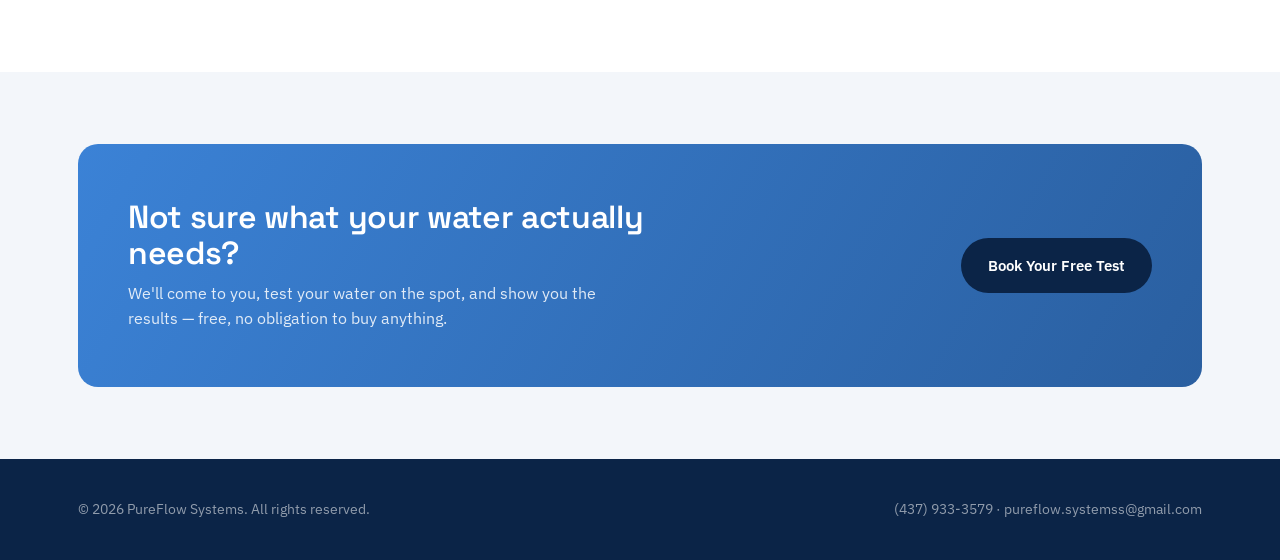
<file: softeners.html>
<!DOCTYPE html>
<html lang="en">
<head>
<meta charset="UTF-8">
<meta name="viewport" content="width=device-width, initial-scale=1.0">
<title>Water Softeners | PureFlow Systems</title>
<meta name="description" content="Whole-home water softeners in 30,000, 45,000, and 60,000 grain sizes. Free water testing before you commit.">
<link rel="preconnect" href="https://fonts.googleapis.com">
<link rel="preconnect" href="https://fonts.gstatic.com" crossorigin>
<link href="https://fonts.googleapis.com/css2?family=Space+Grotesk:wght@400;500;600;700&family=IBM+Plex+Sans:wght@400;500;600;700&family=IBM+Plex+Mono:wght@400;500;600&display=swap" rel="stylesheet">
<style>
:root{
  --ink:#0B2447;
  --ink-2:#123159;
  --ink-3:#1A3F6F;
  --mist:#F3F6FA;
  --paper:#FFFFFF;
  --teal:#3B82D6;
  --teal-light:#7FB2EA;
  --copper:#3B82D6;
  --copper-light:#5B9AE0;
  --steel:#64758C;
  --ink-text:#0B2447;
  --line-dark:rgba(255,255,255,0.12);
  --line-light:rgba(14,26,38,0.10);
  --radius:14px;
}
*{box-sizing:border-box; margin:0; padding:0;}
html{scroll-behavior:smooth;}
body{
  font-family:'IBM Plex Sans', sans-serif;
  color:var(--ink-text);
  background:var(--paper);
  line-height:1.55;
  -webkit-font-smoothing:antialiased;
}
h1,h2,h3,h4{
  font-family:'Space Grotesk', sans-serif;
  font-weight:600;
  line-height:1.12;
  letter-spacing:-0.01em;
}
.mono{font-family:'IBM Plex Mono', monospace;}
a{color:inherit; text-decoration:none;}
img{max-width:100%; display:block;}
.wrap{max-width:1180px; margin:0 auto; padding:0 28px;}
section{position:relative;}

/* ---------- Buttons ---------- */
.btn{
  display:inline-flex; align-items:center; gap:10px;
  padding:15px 26px;
  border-radius:999px;
  font-weight:600;
  font-size:15px;
  border:1px solid transparent;
  cursor:pointer;
  transition:transform .15s ease, box-shadow .15s ease, background .15s ease;
  white-space:nowrap;
}
.btn:hover{transform:translateY(-1px);}
.btn-copper{background:var(--copper); color:#fff; box-shadow:0 8px 20px -8px rgba(193,101,46,0.6);}
.btn-copper:hover{background:var(--copper-light);}
.btn-ghost{background:transparent; color:var(--paper); border-color:rgba(255,255,255,0.35);}
.btn-ghost:hover{background:rgba(255,255,255,0.08);}
.btn-dark{background:var(--ink); color:#fff;}
.btn-dark:hover{background:var(--ink-3);}
.btn-outline-dark{background:transparent;color:var(--ink);border-color:rgba(14,26,38,0.25);}
.btn-outline-dark:hover{background:rgba(14,26,38,0.04);}

/* ---------- Nav ---------- */
header{
  position:sticky; top:0; z-index:100;
  background:rgba(14,26,38,0.92);
  backdrop-filter:blur(10px);
  border-bottom:1px solid var(--line-dark);
}
.nav{
  display:flex; align-items:center; justify-content:space-between;
  padding:16px 28px; max-width:1180px; margin:0 auto;
}
.logo{
  display:flex; align-items:center;
}
.logo img{
  height:58px; width:auto; display:block;
  background:#fff; padding:8px 16px; border-radius:10px;
}
.hero-logo-card{
  background:#fff;
  border-radius:20px;
  padding:26px 30px;
  display:flex;
  align-items:center;
  justify-content:center;
  height:100%;
  box-shadow:0 30px 70px -20px rgba(0,0,0,0.45);
}
.hero-logo-img{
  width:100%;
  max-width:480px;
  height:auto;
}
@media (max-width:960px){
  .hero-logo-card{padding:20px 24px;}
  .hero-logo-img{max-width:340px;}
}
.logo .dot{
  width:9px;height:9px;border-radius:50%;
  background:var(--teal-light);
  box-shadow:0 0 0 4px rgba(92,194,186,0.18);
}
.navlinks{display:flex; gap:30px; align-items:center;}
.navlinks a{color:rgba(255,255,255,0.75); font-size:14.5px; font-weight:500; transition:color .15s;}
.navlinks a:hover, .navlinks a.active{color:#fff;}
.navcta{display:flex; align-items:center; gap:16px;}
.navphone{color:#fff; font-family:'IBM Plex Mono'; font-size:14.5px; font-weight:500; display:flex; align-items:center; gap:8px;}
.menu-btn{display:none; background:none; border:none; color:#fff; font-size:24px; cursor:pointer; line-height:1;}

.mobile-nav{
  display:none;
  flex-direction:column;
  background:var(--ink-2);
  border-top:1px solid var(--line-dark);
  border-bottom:1px solid var(--line-dark);
}
.mobile-nav.open{display:flex;}
.mobile-nav a{
  color:rgba(255,255,255,0.85); font-size:15px; font-weight:500;
  padding:16px 28px; border-top:1px solid var(--line-dark);
}
.mobile-nav a:first-child{border-top:none;}
.mobile-nav a:hover, .mobile-nav a.active{color:#fff; background:rgba(255,255,255,0.04);}

@media (max-width:880px){
  .navlinks{display:none;}
  .navphone span.label{display:none;}
  .menu-btn{display:block;}
}

/* ---------- Page header (non-home pages) ---------- */
.page-header{
  background:linear-gradient(180deg, var(--ink) 0%, var(--ink-2) 100%);
  color:#fff;
  padding:64px 0 56px;
}
.page-header .kicker{
  font-family:'IBM Plex Mono'; font-size:12.5px; letter-spacing:0.08em; text-transform:uppercase;
  color:var(--teal-light); margin-bottom:14px; display:block;
}
.page-header h1{font-size:clamp(32px,4.5vw,48px); color:#fff;}
.page-header p{font-size:17px; color:rgba(255,255,255,0.72); max-width:560px; margin-top:16px;}
.page-header-grid{
  display:grid; grid-template-columns:1.1fr 0.9fr; gap:40px; align-items:center;
}
.product-shot{
  display:flex; align-items:center; justify-content:center;
  position:relative; min-height:280px;
}
.product-shot::before{
  content:"";
  position:absolute;
  width:70%; height:70%;
  background:radial-gradient(ellipse at center, rgba(59,130,214,0.35), transparent 70%);
  filter:blur(10px);
  z-index:0;
}
.product-shot img{
  position:relative; z-index:1;
  max-height:340px; width:auto; max-width:100%;
  filter:drop-shadow(0 30px 40px rgba(0,0,0,0.5));
}
@media (max-width:960px){
  .page-header-grid{grid-template-columns:1fr;}
  .product-shot{order:-1; min-height:200px;}
  .product-shot img{max-height:220px;}
}


/* ---------- Hero (home only) ---------- */
.hero{
  background:
    radial-gradient(ellipse 900px 500px at 85% -10%, rgba(46,158,151,0.22), transparent 60%),
    linear-gradient(180deg, var(--ink) 0%, var(--ink-2) 100%);
  color:#fff;
  padding:90px 0 60px;
  overflow:hidden;
}
.hero-grid{
  display:grid; grid-template-columns:1.1fr 0.9fr; gap:40px; align-items:center;
}
.eyebrow{
  display:inline-flex; align-items:center; gap:8px;
  font-family:'IBM Plex Mono'; font-size:12.5px; letter-spacing:0.06em; text-transform:uppercase;
  color:var(--teal-light);
  border:1px solid rgba(92,194,186,0.35);
  padding:6px 14px; border-radius:999px;
  margin-bottom:22px;
}
.hero h1{
  font-size:clamp(36px, 5vw, 58px);
  color:#fff;
  margin-bottom:20px;
}
.hero h1 em{
  font-style:normal;
  background:linear-gradient(90deg, var(--teal-light), var(--teal));
  -webkit-background-clip:text; background-clip:text; color:transparent;
}
.hero p.sub{
  font-size:18px; color:rgba(255,255,255,0.72); max-width:480px; margin-bottom:34px;
}
.hero-ctas{display:flex; flex-wrap:wrap; gap:14px; margin-bottom:36px;}
.hero-stats{display:flex; gap:34px; flex-wrap:wrap;}
.hstat b{display:block; font-family:'Space Grotesk'; font-size:26px; color:#fff;}
.hstat span{font-size:13px; color:rgba(255,255,255,0.55);}

.pipe-art{position:relative; height:420px;}
.pipe-art svg{width:100%; height:100%;}
@media (max-width:960px){
  .hero-grid{grid-template-columns:1fr;}
  .pipe-art{height:260px; order:-1;}
}

/* ---------- Trust strip ---------- */
.trust{
  background:var(--ink-3);
  color:#fff;
  padding:22px 0;
  border-bottom:1px solid var(--line-dark);
}
.trust .wrap{
  display:flex; flex-wrap:wrap; gap:18px 40px; justify-content:space-between; align-items:center;
  font-size:14px; color:rgba(255,255,255,0.85);
}
.trust .item{display:flex; align-items:center; gap:10px;}
.trust .item svg{flex:none;}

/* ---------- Section headers ---------- */
.section{padding:96px 0;}
.section.tight{padding:72px 0;}
.section-head{max-width:640px; margin-bottom:56px;}
.section-head .kicker{
  font-family:'IBM Plex Mono'; font-size:12.5px; letter-spacing:0.08em; text-transform:uppercase;
  color:var(--copper); margin-bottom:14px; display:block;
}
.section-head h2{font-size:clamp(28px,3.6vw,40px); color:var(--ink);}
.section-head p{font-size:16.5px; color:var(--steel); margin-top:14px;}
.bg-mist{background:var(--mist);}

/* ---------- Overview cards (home) ---------- */
.overview-grid{display:grid; grid-template-columns:1fr 1fr; gap:24px;}
.overview-card{
  background:#fff; border:1px solid var(--line-light); border-radius:var(--radius);
  padding:36px; display:flex; flex-direction:column;
  transition:transform .2s ease, box-shadow .2s ease;
}
.overview-card:hover{transform:translateY(-4px); box-shadow:0 24px 48px -24px rgba(14,26,38,0.25);}
.overview-card .tier{font-family:'IBM Plex Mono'; font-size:12.5px; color:var(--copper); text-transform:uppercase; letter-spacing:0.06em; margin-bottom:10px;}
.overview-card h3{font-size:24px; margin-bottom:12px;}
.overview-card p{color:var(--steel); font-size:15px; margin-bottom:24px; flex:1;}
@media (max-width:760px){.overview-grid{grid-template-columns:1fr;}}

/* ---------- Package cards ---------- */
.pkg-grid{display:grid; grid-template-columns:repeat(3, 1fr); gap:24px;}
.pkg{
  background:#fff; border:1px solid var(--line-light); border-radius:var(--radius);
  padding:34px 30px; display:flex; flex-direction:column; position:relative;
  transition:transform .2s ease, box-shadow .2s ease;
}
.pkg:hover{transform:translateY(-4px); box-shadow:0 24px 48px -24px rgba(14,26,38,0.25);}
.pkg.featured{
  border:2px solid var(--teal);
  box-shadow:0 30px 60px -28px rgba(46,158,151,0.35);
}
.pkg-tag{
  position:absolute; top:-13px; left:30px;
  background:var(--teal); color:#fff; font-size:11.5px; font-weight:600;
  letter-spacing:0.04em; text-transform:uppercase;
  padding:5px 14px; border-radius:999px;
}
.pkg .tier{font-family:'IBM Plex Mono'; font-size:12.5px; color:var(--copper); text-transform:uppercase; letter-spacing:0.06em; margin-bottom:10px;}
.pkg h3{font-size:22px; margin-bottom:8px;}
.pkg ul{list-style:none; margin:20px 0 28px; flex:1;}
.pkg li{
  font-size:14.5px; color:#3A4A5C; padding:8px 0 8px 26px; position:relative;
  border-top:1px solid var(--line-light);
}
.pkg li:first-child{border-top:none;}
.pkg li::before{
  content:"✓"; position:absolute; left:0; top:8px; color:var(--teal); font-weight:700;
}

/* ---------- RO cards ---------- */
.ro-grid{display:grid; grid-template-columns:1fr 1fr; gap:24px;}
.ro-card{
  background:var(--ink); color:#fff; border-radius:var(--radius); padding:34px;
  position:relative; overflow:hidden;
}
.ro-card.alt{background:var(--ink-3);}
.ro-card .stagecount{
  font-family:'Space Grotesk'; font-size:52px; color:rgba(255,255,255,0.14);
  position:absolute; top:14px; right:24px;
}
.ro-card h3{font-size:22px; margin-bottom:6px; color:#fff;}
.ro-card p{color:rgba(255,255,255,0.65); font-size:14.5px; margin-bottom:16px; margin-top:16px;}
.ro-card .note{
  font-size:13px; color:rgba(255,255,255,0.55); border-top:1px solid var(--line-dark);
  padding-top:14px; margin-top:6px;
}

/* ---------- Stage flow diagram ---------- */
.flow-wrap{
  background:var(--ink); border-radius:20px; padding:50px 40px 40px;
  color:#fff; position:relative; overflow:hidden;
}
.flow-toggle{
  display:inline-flex; background:rgba(255,255,255,0.06); border:1px solid var(--line-dark);
  border-radius:999px; padding:4px; margin-bottom:44px;
}
.flow-toggle button{
  font-family:'IBM Plex Mono'; font-size:13px; padding:9px 20px; border-radius:999px; border:none;
  background:transparent; color:rgba(255,255,255,0.55); cursor:pointer; transition:all .2s;
}
.flow-toggle button.active{background:var(--teal); color:#fff;}
.flow-track{position:relative; padding:10px 0 30px;}
.flow-line{
  position:absolute; top:24px; left:0; right:0; height:3px;
  background:linear-gradient(90deg, var(--teal) 0%, var(--teal-light) 100%);
  border-radius:3px; z-index:0;
}
.flow-nodes{display:flex; justify-content:space-between; position:relative; z-index:1;}
.fnode{width:13%; text-align:center; cursor:pointer;}
.fnode .dot{
  width:48px; height:48px; border-radius:50%; background:var(--ink-3);
  border:3px solid var(--teal); margin:0 auto 14px;
  display:flex; align-items:center; justify-content:center;
  font-family:'Space Grotesk'; font-weight:700; font-size:17px; color:#fff;
  transition:all .2s;
}
.fnode:hover .dot, .fnode.open .dot{background:var(--teal); transform:scale(1.08);}
.fnode .flabel{font-size:12.5px; color:rgba(255,255,255,0.7); font-weight:500; line-height:1.3;}
.fnode[data-stage="7"]{display:none;}
.flow-track.show7 .fnode[data-stage="7"]{display:block;}
.flow-detail{
  margin-top:30px; background:rgba(255,255,255,0.05); border:1px solid var(--line-dark);
  border-radius:12px; padding:22px 26px; font-size:14.5px; color:rgba(255,255,255,0.8);
  min-height:56px; display:flex; align-items:center; gap:14px;
}
.flow-detail b{color:#fff; font-family:'Space Grotesk'; font-weight:600;}
@media (max-width:820px){
  .flow-nodes{flex-wrap:wrap; gap:20px 0;}
  .fnode{width:30%;}
  .flow-line{display:none;}
}

/* ---------- Service / recurring ---------- */
.service-grid{display:grid; grid-template-columns:1fr 1fr 1fr; gap:24px;}
.size-grid-2{display:grid; grid-template-columns:1fr 1fr; gap:24px;}
.service-card{
  background:#fff; border:1px solid var(--line-light); border-radius:var(--radius); padding:30px;
}
.service-card .icon{
  width:44px; height:44px; border-radius:10px; background:rgba(46,158,151,0.1);
  display:flex; align-items:center; justify-content:center; margin-bottom:18px;
}
.service-card h4{font-size:17px; margin-bottom:10px;}
.service-card p{font-size:14.5px; color:var(--steel);}

/* ---------- CTA banner ---------- */
.cta-banner{
  background:linear-gradient(120deg, var(--teal) 0%, #2A5FA0 100%);
  color:#fff; border-radius:20px; padding:56px 50px;
  display:flex; align-items:center; justify-content:space-between; gap:30px; flex-wrap:wrap;
}
.cta-banner h2{color:#fff; font-size:clamp(24px,3vw,32px); max-width:520px;}
.cta-banner p{color:rgba(255,255,255,0.85); margin-top:10px; max-width:480px;}

/* ---------- About / gallery ---------- */
.about-grid{display:grid; grid-template-columns:1fr 1fr; gap:60px; align-items:center;}
.about-list{list-style:none; margin-top:26px;}
.about-list li{
  display:flex; gap:14px; padding:14px 0; border-top:1px solid var(--line-light); font-size:15px;
}
.about-list li:first-child{border-top:none;}
.about-list b{font-family:'Space Grotesk'; color:var(--teal); flex:none;}

.gallery-grid{display:grid; grid-template-columns:repeat(4,1fr); gap:16px;}
.gallery-slot{
  aspect-ratio:1; border-radius:12px; position:relative; overflow:hidden; background:#0B2447;
  border:1px solid var(--line-light);
}
.gallery-slot img{width:100%; height:100%; object-fit:cover; display:block;}
.gallery-slot figcaption{
  position:absolute; left:0; right:0; bottom:0;
  background:linear-gradient(0deg, rgba(14,26,38,0.85), transparent);
  color:#fff; font-size:12.5px; font-weight:500; padding:22px 12px 10px; text-align:left;
}
@media (max-width:760px){.gallery-grid{grid-template-columns:repeat(2,1fr);}}

/* ---------- Service area ---------- */
.area-grid{display:flex; flex-wrap:wrap; gap:12px;}
.area-chip{
  display:flex; align-items:center; gap:8px;
  background:#fff; border:1px solid var(--line-light); border-radius:999px;
  padding:10px 18px; font-size:14px; color:var(--ink); font-weight:500;
}
.area-chip .drivetime{font-family:'IBM Plex Mono'; font-size:12px; color:var(--steel);}
.area-note{font-size:14px; color:var(--steel); margin-top:22px;}

/* ---------- FAQ ---------- */
.faq-list{max-width:800px;}
.faq-item{border-top:1px solid var(--line-light);}
.faq-item:last-child{border-bottom:1px solid var(--line-light);}
.faq-q{
  width:100%; text-align:left; background:none; border:none; cursor:pointer;
  display:flex; align-items:center; justify-content:space-between; gap:20px;
  padding:22px 4px; font-family:'Space Grotesk'; font-size:16.5px; font-weight:600; color:var(--ink);
}
.faq-q .plus{
  font-family:'IBM Plex Mono'; font-size:20px; color:var(--teal); flex:none;
  transition:transform .2s ease;
}
.faq-item.open .faq-q .plus{transform:rotate(45deg);}
.faq-a{
  max-height:0; overflow:hidden; transition:max-height .25s ease;
}
.faq-item.open .faq-a{max-height:260px;}
.faq-a p{font-size:14.5px; color:var(--steel); padding:0 4px 22px; max-width:680px;}

/* ---------- Contact ---------- */
.contact-grid{display:grid; grid-template-columns:0.9fr 1.1fr; gap:50px;}
.contact-card{
  background:var(--ink); color:#fff; border-radius:18px; padding:38px;
}
.contact-phone{
  font-family:'Space Grotesk'; font-size:32px; color:#fff; margin:8px 0 18px; display:block;
}
.contact-list{list-style:none;}
.contact-list li{padding:12px 0; border-top:1px solid var(--line-dark); font-size:14.5px; color:rgba(255,255,255,0.75); display:flex; gap:10px;}
.contact-list li:first-child{border-top:none;}

form.quote{background:var(--mist); border-radius:18px; padding:38px;}
form.quote .row{display:grid; grid-template-columns:1fr 1fr; gap:16px; margin-bottom:16px;}
form.quote label{font-size:13px; font-weight:600; color:var(--ink); display:block; margin-bottom:7px;}
form.quote input, form.quote select, form.quote textarea{
  width:100%; padding:13px 14px; border-radius:10px; border:1px solid rgba(14,26,38,0.18);
  font-family:'IBM Plex Sans'; font-size:14.5px; background:#fff; color:var(--ink);
}
form.quote textarea{resize:vertical; min-height:90px;}
form.quote .field{margin-bottom:16px;}
form.quote .btn{margin-top:6px;}

.pkg-grid.cols-2{grid-template-columns:1fr 1fr;}
@media (max-width:900px){
  .pkg-grid{grid-template-columns:1fr;}
  .pkg-grid.cols-2{grid-template-columns:1fr;}

  .ro-grid{grid-template-columns:1fr;}
  .service-grid{grid-template-columns:1fr;}
  .size-grid-2{grid-template-columns:1fr;}
  .about-grid{grid-template-columns:1fr; gap:30px;}
  .contact-grid{grid-template-columns:1fr;}
  form.quote .row{grid-template-columns:1fr;}
}

/* ---------- Footer ---------- */
footer{background:var(--ink); color:rgba(255,255,255,0.55); padding:40px 0;}
footer .wrap{display:flex; justify-content:space-between; flex-wrap:wrap; gap:16px; font-size:13.5px;}

@media (prefers-reduced-motion: reduce){
  *{transition:none !important; animation:none !important;}
}

.drop{
  animation:dropmove 3.4s ease-in-out infinite;
}
@keyframes dropmove{
  0%{transform:translateX(0);}
  50%{transform:translateX(340px);}
  100%{transform:translateX(0);}
}


.navlinks{gap:20px;}
.navlinks a{font-size:13.8px;}
.cross-links{display:grid; grid-template-columns:1fr 1fr; gap:20px; margin-top:16px;}
.cross-link-card{
  background:#fff; border:1px solid var(--line-light); border-radius:12px;
  padding:22px 24px; transition:transform .15s ease, box-shadow .15s ease;
}
.cross-link-card:hover{transform:translateY(-3px); box-shadow:0 20px 40px -22px rgba(11,36,71,0.25);}
.cross-link-card .label{font-family:'IBM Plex Mono'; font-size:11.5px; color:var(--copper); text-transform:uppercase; letter-spacing:0.06em; margin-bottom:6px; display:block;}
.cross-link-card h4{font-size:17px; margin-bottom:6px;}
.cross-link-card p{font-size:13.5px; color:var(--steel);}
</style>
</head>
<body>

<header>
  <div class="nav">
    <a href="index.html" class="logo"><img src="[data-uri]" alt="PureFlow Systems"></a>
    <nav class="navlinks">
      <a href="index.html">Home</a>
      <a href="softeners.html" class="active">Softeners</a>
      <a href="whole-home.html">Whole Home</a>
      <a href="reverse-osmosis.html">RO Systems</a>
      <a href="faq.html">FAQ</a>
      <a href="contact.html">Contact</a>
    </nav>
    <div class="navcta">
      <a class="navphone" href="tel:4379333579">
        <svg width="16" height="16" viewBox="0 0 24 24" fill="none"><path d="M6.6 10.8c1.4 2.8 3.8 5.1 6.6 6.6l2.2-2.2c.3-.3.7-.4 1-.2 1.1.4 2.3.6 3.6.6.6 0 1 .4 1 1V20c0 .6-.4 1-1 1C9.9 21 3 14.1 3 5c0-.6.4-1 1-1h3.5c.6 0 1 .4 1 1 0 1.2.2 2.4.6 3.6.1.4 0 .8-.2 1L6.6 10.8Z" stroke="currentColor" stroke-width="1.6"/></svg>
        <span class="label">(437) 933-3579</span>
      </a>
      <a class="btn btn-copper" href="contact.html" style="padding:11px 20px; font-size:14px;">Free Water Test</a>
      <button class="menu-btn" aria-label="Toggle menu" onclick="toggleMobileNav()">☰</button>
    </div>
  </div>
  <nav class="mobile-nav" id="mobileNav">
    <a href="index.html" onclick="closeMobileNav()">Home</a>
    <a href="softeners.html" class="active" onclick="closeMobileNav()">Softeners</a>
    <a href="whole-home.html" onclick="closeMobileNav()">Whole Home</a>
    <a href="reverse-osmosis.html" onclick="closeMobileNav()">RO Systems</a>
    <a href="faq.html" onclick="closeMobileNav()">FAQ</a>
    <a href="contact.html" onclick="closeMobileNav()">Contact</a>
  </nav>
</header>

<div class="page-header">
  <div class="wrap page-header-grid">
    <div>
    <span class="kicker">Water softeners</span>
    <h1>Water Softeners</h1>
    <p>Removes hardness (calcium & magnesium) at the point where water enters your home — protecting pipes, water heater, dishwasher and washer for the long run.</p>
  </div>
    <div class="product-shot">
      <img src="[data-uri]" alt="Product photo">
    </div>
  </div>
</div>

<section class="section" id="overview">
  <div class="wrap">
    <div class="section-head">
      <span class="kicker">Point of entry</span>
      <h2>One system, every tap in the house.</h2>
      <p>Installed at your main water line, a softener treats everything downstream — showers, laundry, dishwasher, and drinking water alike.</p>
    </div>
    <div class="pkg-grid cols-2">
      <div class="pkg">
        <div class="tier">What it does</div>
        <ul>
          <li>Removes hardness (calcium &amp; magnesium) at the main line</li>
          <li>On-demand softened water, no waiting</li>
          <li>Protects pipes, water heater, dishwasher, washer</li>
          <li>High-flow control valve keeps up with household demand</li>
        </ul>
      </div>
      <div class="pkg">
        <div class="tier">What you save</div>
        <ul>
          <li>Spend up to 80% less on cleaning products</li>
          <li>Save up to 24% on energy costs</li>
          <li>Extends the life of your appliances</li>
          <li>WQA-certified resin, manufactured in Canada</li>
        </ul>
      </div>
    </div>
  </div>
</section>

<section class="section bg-mist" id="sizes">
  <div class="wrap">
    <div class="section-head">
      <span class="kicker">Two options</span>
      <h2>Softening only, or softening plus filtration.</h2>
      <p>Both remove hardness. The Chlor-A-Soft also filters chlorine and chemicals in the same system — no separate whole-home filter needed.</p>
    </div>

    <div class="size-grid-2">
      <div class="service-card">
        <div class="icon"><svg width="20" height="20" viewBox="0 0 24 24" fill="none"><path d="M12 2 5 9v7a7 7 0 0 0 14 0V9l-7-7Z" stroke="#3B82D6" stroke-width="1.6"/></svg></div>
        <h4>Value Series <span style="font-size:11px; font-weight:600; color:#fff; background:var(--copper); padding:3px 9px; border-radius:999px; vertical-align:middle; margin-left:6px;">7-Year Warranty</span></h4>
        <p>Straightforward softening at a budget-friendly price — removes hardness plus up to 2 ppm of clear water iron. Available in a cabinet design too.</p>
      </div>
      <div class="service-card">
        <div class="icon"><svg width="20" height="20" viewBox="0 0 24 24" fill="none"><path d="M12 3v6M12 21v-6M4.2 7.8l5.2 3M14.6 13.2l5.2 3M4.2 16.2l5.2-3M14.6 10.8l5.2-3" stroke="#3B82D6" stroke-width="1.6"/></svg></div>
        <h4>Chlor-A-Soft <span style="font-size:11px; font-weight:600; color:#fff; background:var(--copper); padding:3px 9px; border-radius:999px; vertical-align:middle; margin-left:6px;">20-Year Warranty</span></h4>
        <p>Our top-selling combination system — softens water and filters chlorine, chemicals, THMs and VOCs, all in one tank. For municipal water supplies.</p>
      </div>
    </div>
    <div style="margin-top:32px; display:flex; justify-content:center;">
      <img src="[data-uri]" alt="Value Series water softener" style="max-height:280px; width:auto; filter:drop-shadow(0 20px 30px rgba(11,36,71,0.25));">
    </div>
    <p style="font-size:13.5px; color:var(--steel); margin-top:20px; max-width:640px;">Both are available in 30,000 / 45,000 / 60,000 grain sizes to match your household. Every quote is put together in person — book a free water test and we'll recommend the right system and size, face to face.</p>
  </div>
</section>

<section class="section" id="softener-service">
  <div class="wrap">
    <div class="section-head">
      <span class="kicker">Ongoing service</span>
      <h2>Salt top-offs &amp; annual water testing.</h2>
      <p>A softener needs upkeep — we handle it so you never have to think about it.</p>
    </div>
    <div class="service-grid">
      <div class="service-card">
        <div class="icon"><svg width="20" height="20" viewBox="0 0 24 24" fill="none"><path d="M12 2 5 9v7a7 7 0 0 0 14 0V9l-7-7Z" stroke="#3B82D6" stroke-width="1.6"/></svg></div>
        <h4>Salt Top-Offs</h4>
        <p>Water softeners need salt to regenerate. We'll come by, check your tank, and top it off so your softener never runs dry.</p>
      </div>
      <div class="service-card">
        <div class="icon"><svg width="20" height="20" viewBox="0 0 24 24" fill="none"><path d="M9 12.5 11 15l4-5" stroke="#3B82D6" stroke-width="1.8"/><circle cx="12" cy="12" r="9" stroke="#3B82D6" stroke-width="1.6"/></svg></div>
        <h4>Annual Water Test</h4>
        <p>Your checkup happens every 6–12 months depending on your water and usage. It's how we know your softener is still performing.</p>
      </div>
    </div>
  </div>
</section>
<section class="section tight"><div class="wrap"><div class="cross-links"><a href="whole-home.html" class="cross-link-card"><span class="label">Also see</span><h4>Whole Home Filtration</h4><p>Treats every tap in the house — reduces chlorine, sediment, VOCs and odour.</p></a><a href="reverse-osmosis.html" class="cross-link-card"><span class="label">Also see</span><h4>Reverse Osmosis</h4><p>Dedicated drinking water at the kitchen sink, 6 or 7-stage.</p></a></div></div></section><section class="section tight bg-mist">
  <div class="wrap">
    <div class="cta-banner">
      <div>
        <h2>Not sure what your water actually needs?</h2>
        <p>We'll come to you, test your water on the spot, and show you the results — free, no obligation to buy anything.</p>
      </div>
      <a href="contact.html" class="btn btn-dark" style="background:#0B2447;">Book Your Free Test</a>
    </div>
  </div>
</section>

<footer>
  <div class="wrap">
    <div>© 2026 PureFlow Systems. All rights reserved.</div>
    <div>(437) 933-3579 · pureflow.systemss@gmail.com</div>
  </div>
</footer>

<script>
// ---- Mobile nav ----
function toggleMobileNav(){
  document.getElementById('mobileNav').classList.toggle('open');
}
function closeMobileNav(){
  document.getElementById('mobileNav').classList.remove('open');
}

// ---- FAQ accordion ----
function toggleFaq(btn){
  const item = btn.closest('.faq-item');
  const isOpen = item.classList.contains('open');
  document.querySelectorAll('.faq-item.open').forEach(el => el.classList.remove('open'));
  if(!isOpen){ item.classList.add('open'); }
}

// ---- Stage flow diagram ----
const stageInfo = {
  1: {t:"Sediment Filter", d:"Strips out dirt, sand, and rust before water reaches anything more delicate downstream."},
  2: {t:"Carbon Filter #1", d:"Reduces chlorine and the chemicals that cause bad taste and odour."},
  3: {t:"Carbon Filter #2", d:"A second pass that protects the RO membrane and extends its life."},
  4: {t:"RO Membrane", d:"The core stage — removes up to 95–99% of dissolved contaminants: lead, arsenic, nitrates, many salts and metals."},
  5: {t:"Post-Carbon Filter", d:"Polishes the water right before the faucet, sharpening the final taste."},
  6: {t:"Remineralization or UV", d:"Either adds back beneficial minerals for taste, or uses UV light to inactivate microorganisms — depending on the system."},
  7: {t:"Alkaline / UV Stage", d:"The 7-stage system's extra step: raises pH and adds minerals, or adds UV protection — best matched to your specific water, not just 'more is better'."}
};
function showDetail(n){
  document.querySelectorAll('.fnode').forEach(el=>el.classList.remove('open'));
  document.querySelector('.fnode[data-stage="'+n+'"]').classList.add('open');
  const info = stageInfo[n];
  document.getElementById('flowDetail').innerHTML = '<b>Stage '+n+' — '+info.t+':</b>&nbsp;'+info.d;
}
function setStages(n){
  const track = document.getElementById('flowTrack');
  if(!track) return;
  document.getElementById('btn6').classList.toggle('active', n===6);
  document.getElementById('btn7').classList.toggle('active', n===7);
  track.classList.toggle('show7', n===7);
  document.getElementById('flowDetail').innerHTML = '<b>Tap a stage above</b>&nbsp;— we\'ll explain what it removes and why it\'s in the lineup.';
  document.querySelectorAll('.fnode').forEach(el=>el.classList.remove('open'));
}

// ---- Quote form ----
// NOTE: replace this with your real business email (or swap in a form backend like
// Formspree / Netlify Forms) so leads land somewhere you actually check.
const LEAD_EMAIL = "pureflow.systemss@gmail.com";

function submitQuoteForm(e){
  e.preventDefault();
  const name = document.getElementById('name').value.trim();
  const phone = document.getElementById('phone').value.trim();
  const interest = document.getElementById('interest').value;
  const notes = document.getElementById('notes').value.trim();

  const subject = "New quote request — " + name;
  const body =
    "Name: " + name + "\n" +
    "Phone: " + phone + "\n" +
    "Interested in: " + interest + "\n" +
    "Notes: " + (notes || "—");

  const mailtoUrl = "mailto:" + LEAD_EMAIL +
    "?subject=" + encodeURIComponent(subject) +
    "&body=" + encodeURIComponent(body);

  window.location.href = mailtoUrl;

  const note = document.getElementById('quoteFormNote');
  if(note){
    note.textContent = "Opening your email app with the details filled in — just hit send and we'll be in touch shortly.";
  }
}

</script>
</body>
</html>
</file>
